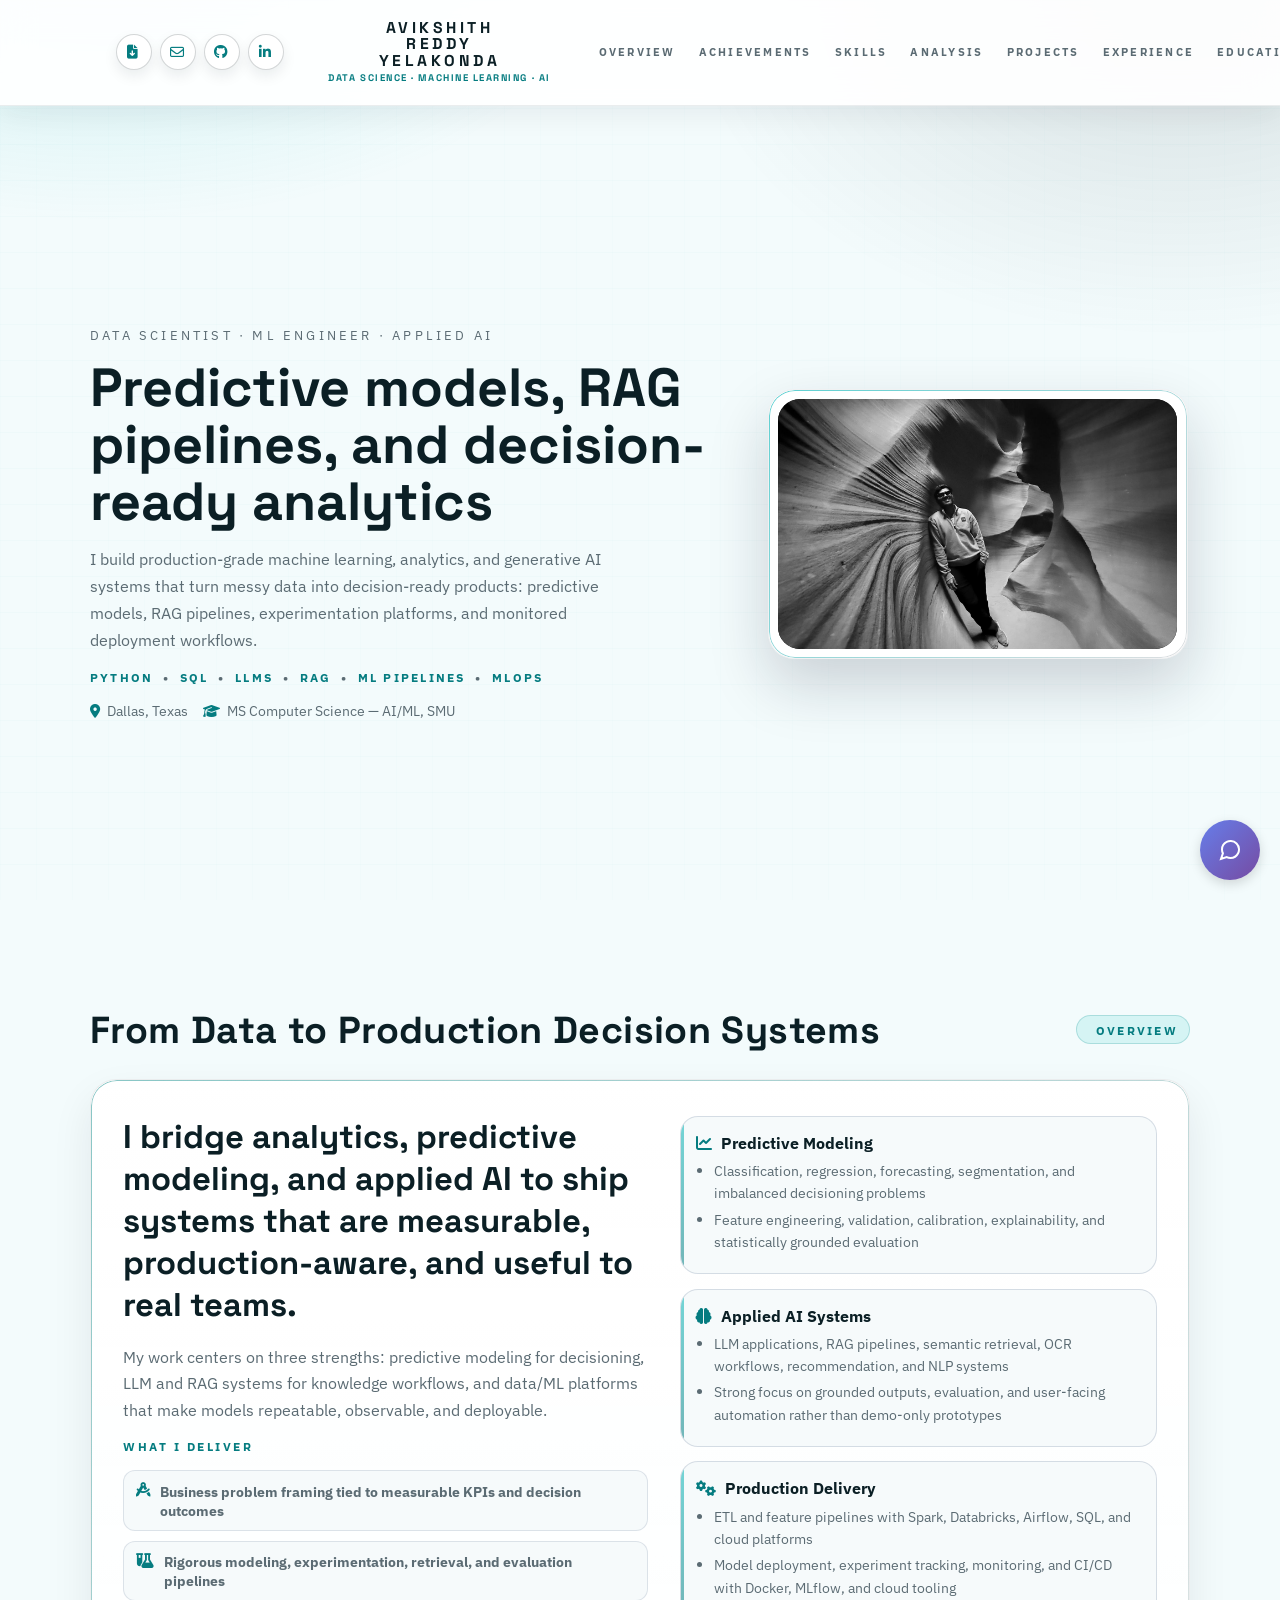
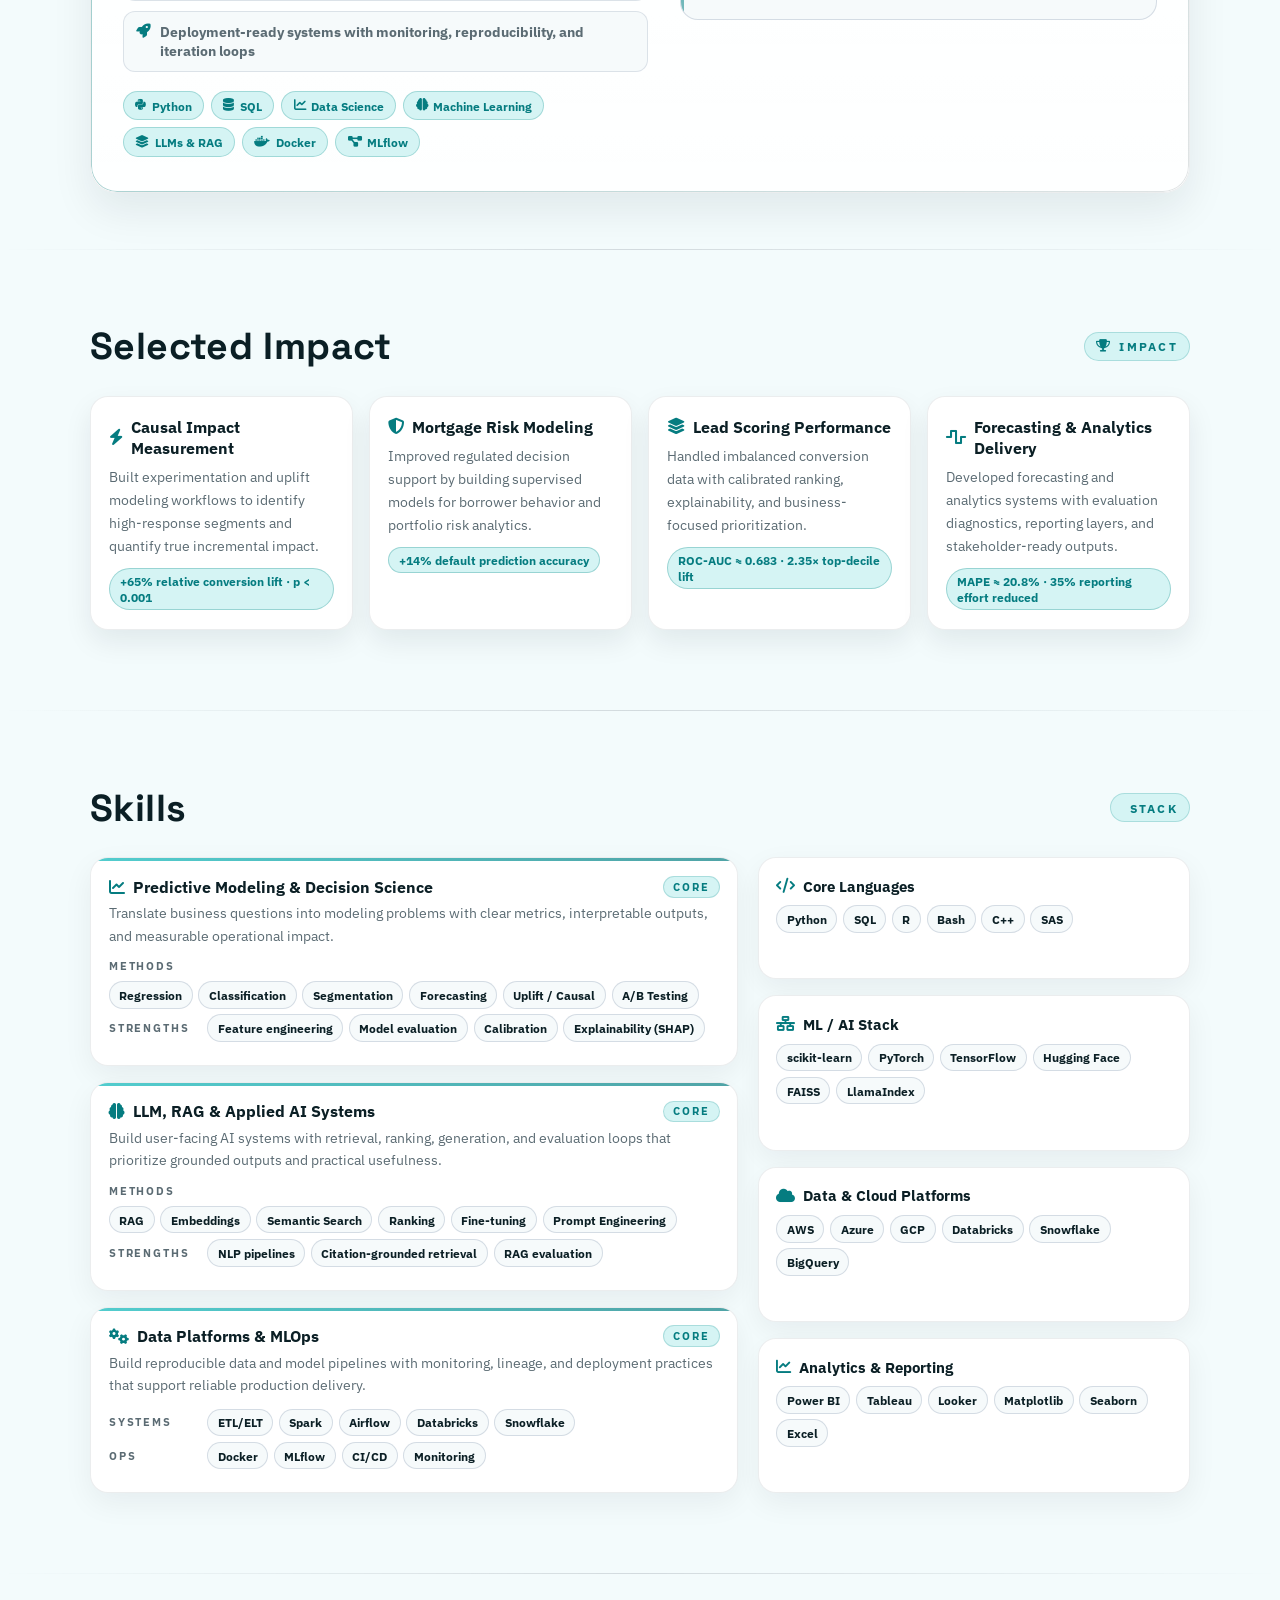
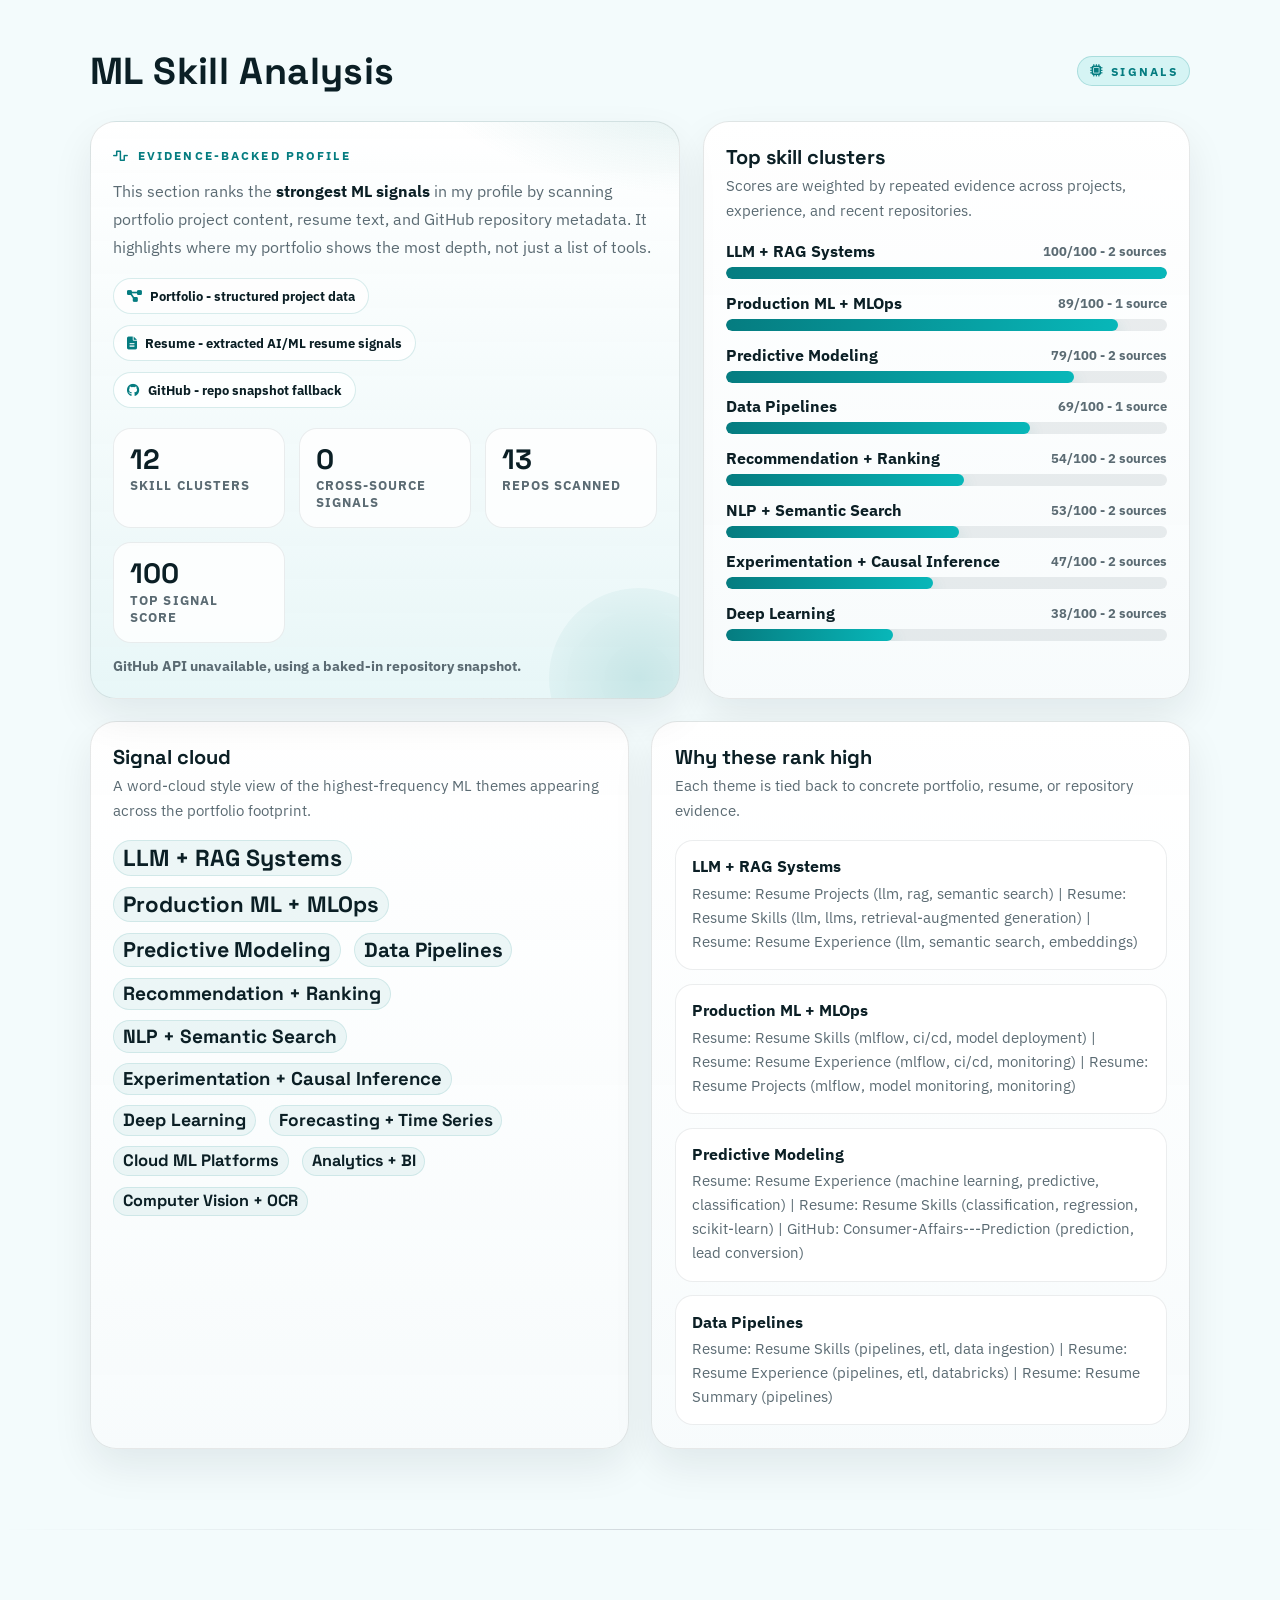
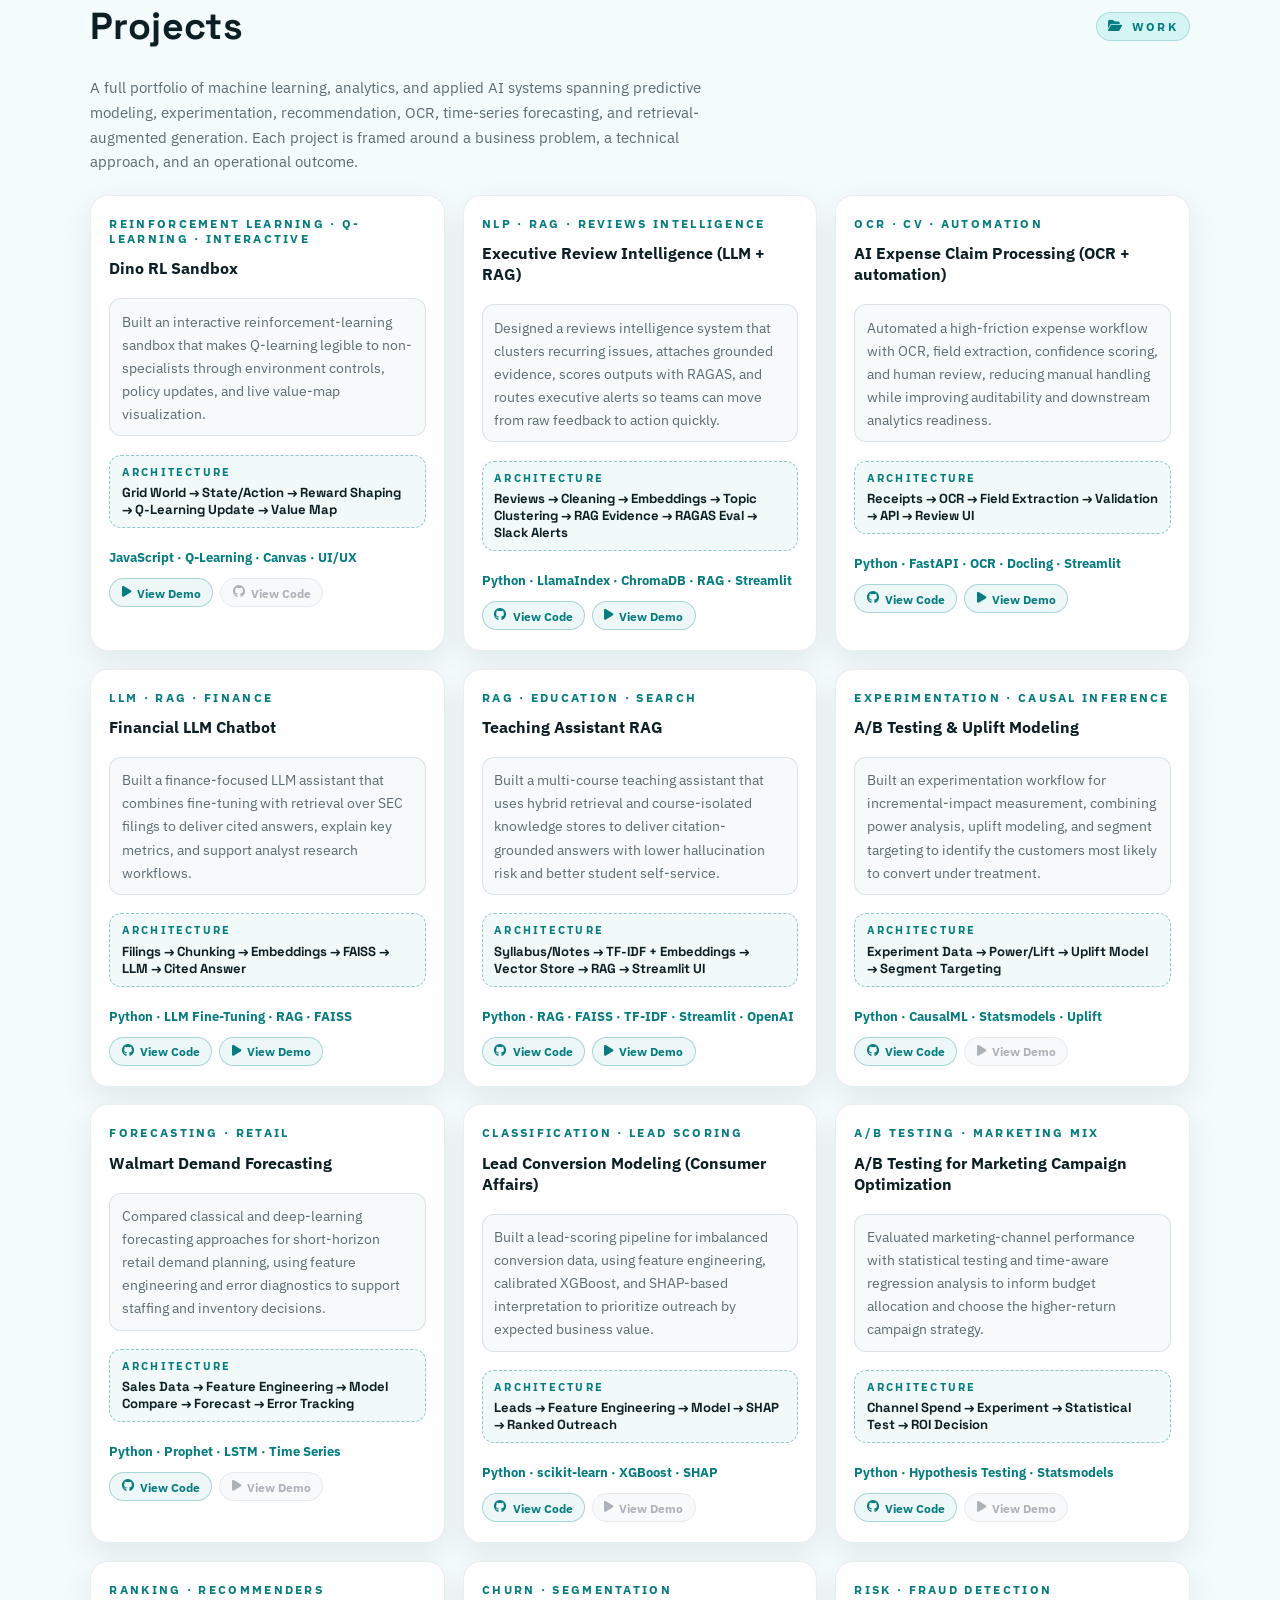
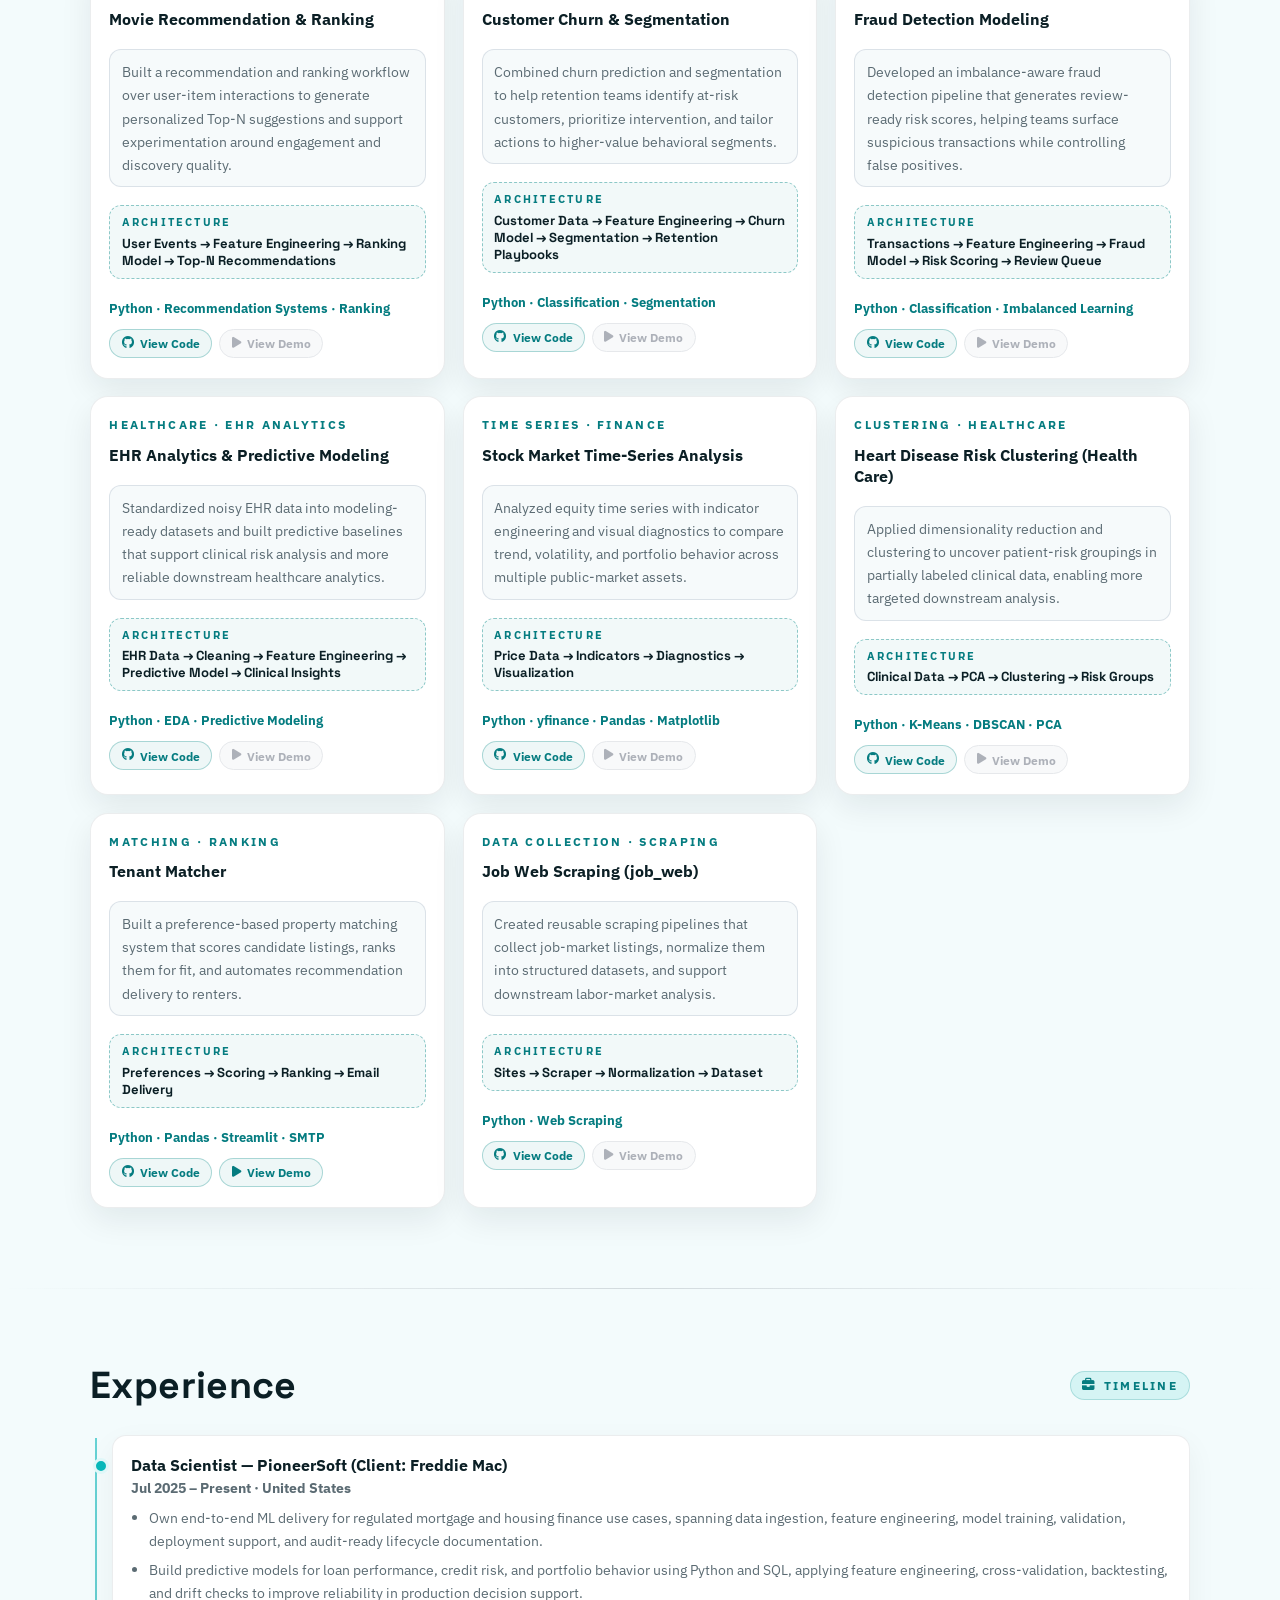
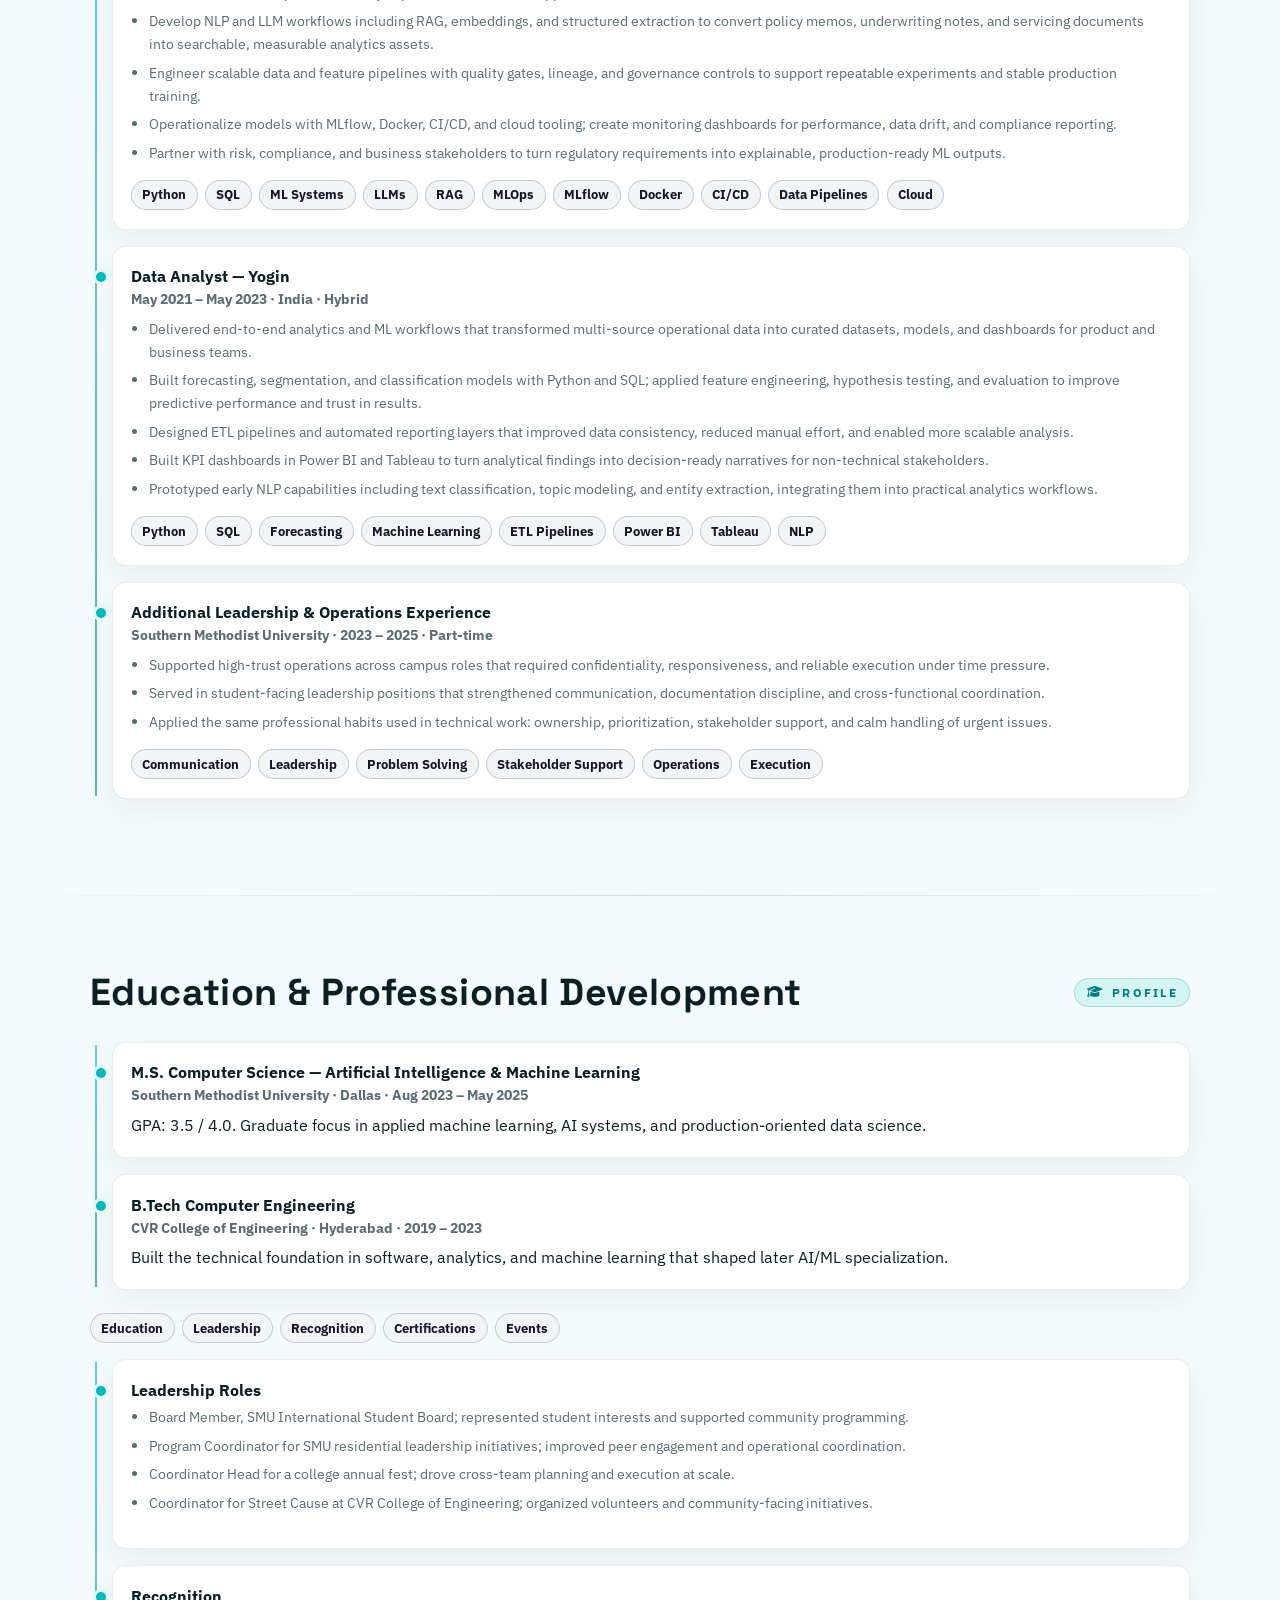
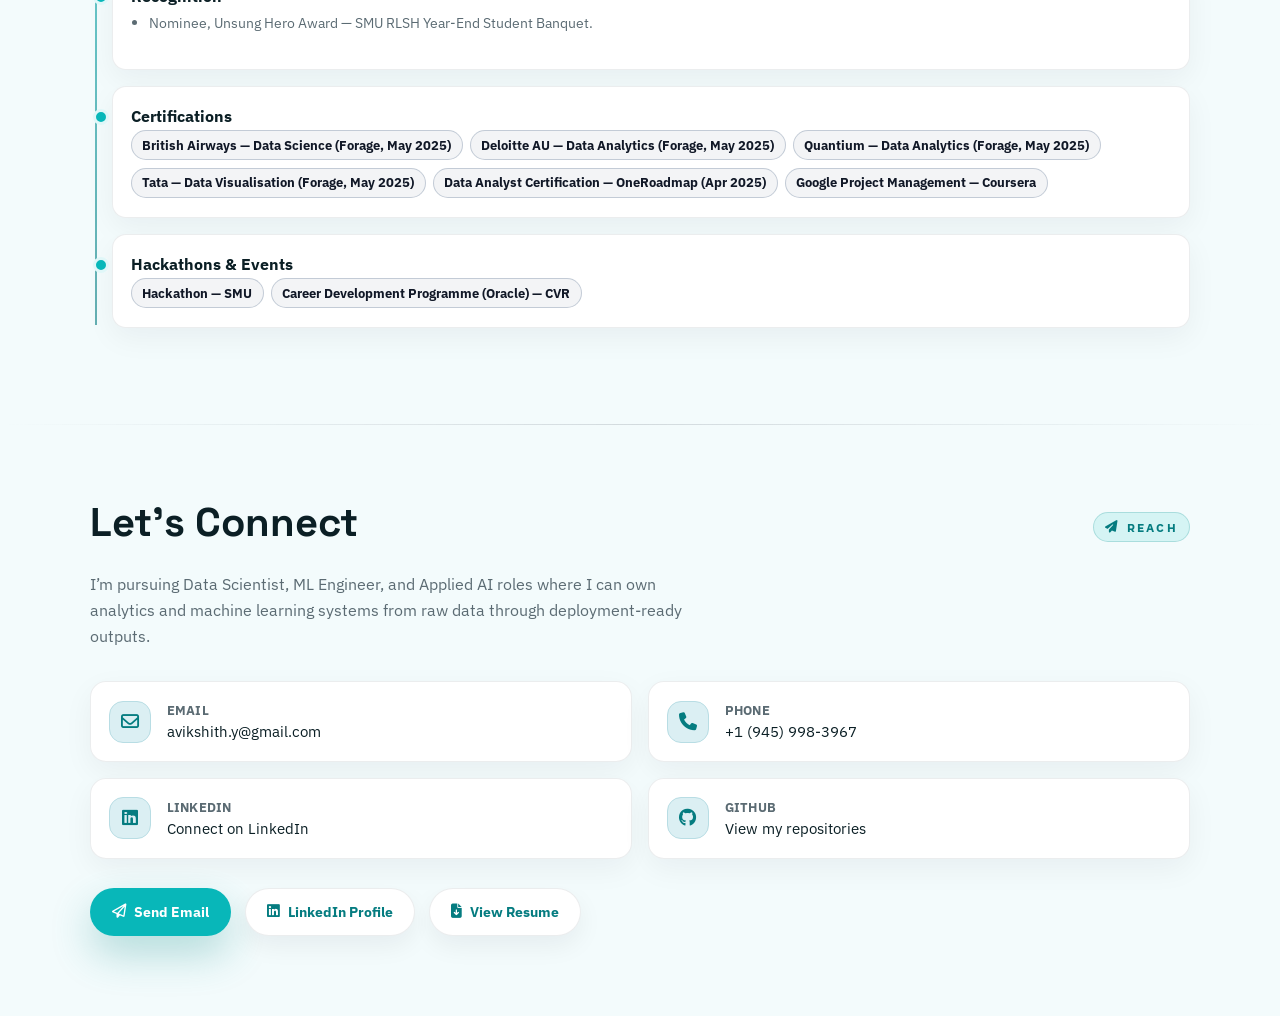
<file: index.html>
<!DOCTYPE html>
<html lang="en">
<head>
  <!-- ===== Basics ===== -->
  <meta charset="UTF-8" />
  <meta name="viewport" content="width=device-width, initial-scale=1" />
  <title>Avikshith Reddy Yelakonda — Data Science Portfolio</title>
  <meta name="description" content="Data Science portfolio of Avikshith Reddy Yelakonda: ML, analytics, automation workflows, and measurable impact." />
  <meta name="theme-color" content="#08b7b9" />

  <!-- Open Graph -->
  <meta property="og:title" content="Avikshith Yelakonda — Data Science Portfolio" />
  <meta property="og:description" content="ML, analytics, automation workflows, and impactful projects." />
  <meta property="og:type" content="website" />
  <meta name="google-site-verification" content="CA7gl3XRMIeCJW_gpbF-NnZ9LqTTnMg3sjzH-Wb-Pak" />
  <!-- Favicon -->
  <link rel="icon" href="data:image/svg+xml,%3Csvg xmlns='http://www.w3.org/2000/svg' viewBox='0 0 128 128'%3E%3Ccircle cx='64' cy='64' r='62' fill='%23182732'/%3E%3Cpath d='M36 75l20 9 35-35-9-20-46 46z' fill='%2308b7b9'/%3E%3Ccircle cx='86' cy='42' r='8' fill='%2394a3b8'/%3E%3C/svg%3E" />

  <!-- Fonts & Icons -->
  <link rel="preconnect" href="https://fonts.gstatic.com" crossorigin />
  <link href="https://fonts.googleapis.com/css2?family=IBM+Plex+Sans:wght@400;500;600;700&family=Space+Grotesk:wght@500;600;700;800&display=swap" rel="stylesheet" />
  <link rel="stylesheet" href="https://cdnjs.cloudflare.com/ajax/libs/font-awesome/6.5.0/css/all.min.css"/>

  <style>
    /* ========== THEME TOKENS (TIFFANY / WHITE / BLACK) ========== */
    :root{
      --bg:#f3fbfc;
      --bg-soft:#e7f6f7;
      --surface:#ffffff;
      --surface-soft:#f6fafb;
      --border:rgba(11,31,37,.08);
      --border-strong:rgba(11,31,37,.18);
      --text:#0b1f25;          /* ink */
      --muted:#5b6b73;
      --accent:#08b7b9;
      --accent-dark:#057c80;
      --accent-soft:#d5f4f4;
      --shadow-soft:0 18px 40px rgba(11,31,37,.08);
      --shadow-strong:0 28px 60px rgba(11,31,37,.12);
      --maxw:1100px;
      --brandbar-h: 64px;
    }

    *{box-sizing:border-box;margin:0;padding:0}
    html{scroll-behavior:smooth}
    body{
      font-family:"IBM Plex Sans",system-ui,-apple-system,Segoe UI,Roboto,Arial,sans-serif;
      color:var(--text);
      background:var(--bg);
      min-height:100vh;
      overflow-x:hidden;
      position:relative;
    }
    body::before{
      content:"";
      position:fixed;
      inset:0;
      background:
        radial-gradient(900px 520px at 8% -10%, rgba(8,183,185,.18), transparent 60%),
        radial-gradient(760px 520px at 92% 0%, rgba(11,31,37,.12), transparent 65%);
      z-index:-2;
      pointer-events:none;
    }
    body::after{
      content:"";
      position:fixed;
      inset:0;
      background-image:
        linear-gradient(rgba(8,183,185,.08) 1px, transparent 1px),
        linear-gradient(90deg, rgba(8,183,185,.06) 1px, transparent 1px);
      background-size:36px 36px;
      opacity:.25;
      z-index:-1;
      pointer-events:none;
    }
    a{text-decoration:none;color:inherit}

    .skip{position:absolute;left:-9999px;}
    .skip:focus{left:1rem;top:1rem;padding:.6rem .9rem;background:#fff;color:#000;border-radius:8px;z-index:10000}

    /* ========== BRAND BAR ========== */

  .brand-bar{
    position:sticky;
    top:0;
    z-index:1000;
    background:rgba(255,255,255,.92);
    backdrop-filter:blur(16px);
    border-bottom:1px solid var(--border);
    box-shadow:0 10px 26px rgba(11,31,37,.06);
  }

  /* ✅ Grid layout: left icons | centered name | right nav */
  .brand-inner{
    max-width:var(--maxw);
    margin:0 auto;
    display:grid;
    grid-template-columns: 1fr auto 1fr;  /* left | center | right */
    align-items:center;
    column-gap:2.8rem;
    padding:1.05rem 1.6rem;
    font-size:.8rem;
    letter-spacing:.12em;
    text-transform:uppercase;
    color:var(--muted);
  }

  /* ✅ Move left icons more left */
  .brand-left{
    justify-self:start;
    display:flex;
    align-items:center;
    gap:.5rem;
  }

  .brand-pill{
    width:36px;
    height:36px;
    border-radius:999px;
    border:1px solid var(--border-strong);
    background:var(--surface);
    display:grid;
    place-items:center;
    font-size:14px;
    box-shadow:0 6px 14px rgba(15,23,42,.08);
    transition:transform .16s ease, box-shadow .16s ease, border-color .16s ease, background .16s ease;
  }
  .brand-pill i{color:var(--accent-dark);}
  .brand-pill:hover{
    transform:translateY(-1px);
    background:var(--accent-soft);
    border-color:var(--accent);
    box-shadow:0 10px 24px rgba(7,131,136,.18);
  }

  /* ✅ More space for name + tagline */
  .brand-center{
    justify-self:center;
    text-align:center;
    display:flex;
    flex-direction:column;
    gap:.25rem;
    padding:.2rem 0;
  }
  .brand-name{
    font-family:"Space Grotesk",system-ui,sans-serif;
    font-weight:800;
    font-size:.98rem;
    letter-spacing:.22em;
    color:var(--text);
    line-height:1.05;
  }
  .brand-tagline{
    font-family:"Space Grotesk",system-ui,sans-serif;
    font-weight:700;
    font-size:.6rem;
    letter-spacing:.16em;
    color:var(--accent-dark);
    line-height:1.2;
    text-transform:uppercase;
    white-space:nowrap;
  }

  /* ✅ Move right nav more right */
  .brand-right{
    justify-self:end;
    display:flex;
    align-items:center;
  }

  .nav{
    display:flex;
    gap:1.05rem;
    align-items:center;
    font-size:.7rem;
    letter-spacing:.2em;
    color:var(--muted);
    white-space:nowrap;
  }
  .nav a{
    position:relative;
    padding:.4rem .2rem;
    font-weight:800;
  }
  .nav a::after{
    content:"";
    position:absolute;
    left:0; right:0;
    bottom:.1rem;
    height:2px;
    transform:scaleX(0);
    transform-origin:left;
    background:linear-gradient(90deg,var(--accent),var(--accent-dark));
    transition:transform .18s ease;
    opacity:.9;
  }
  .nav a:hover::after{transform:scaleX(1);}

  @media(max-width:980px){
    .nav{display:none}
  }

  @media(max-width:800px){
    .brand-inner{
      grid-template-columns: 1fr;
      row-gap:.85rem;
      justify-items:center;
      padding:.9rem 1rem;
    }
    .brand-left{justify-self:center}
    .brand-right{justify-self:center}
    .brand-tagline{
      white-space:normal;
      text-align:center;
    }
  }

    /* ========== SECTION SEPARATORS ========== */
    .container{max-width:var(--maxw);margin:0 auto}
    .section{
      padding:5rem 1rem;
      position:relative;
      background:transparent;
    }
    .section + .section::before{
      content:"";
      position:absolute;
      left:0; right:0;
      top:0;
      height:1px;
      background:linear-gradient(to right, transparent, rgba(15,23,42,.14), transparent);
    }
    .section + .section{padding-top:4.6rem;}

    .section-head{
      display:flex;
      align-items:center;
      justify-content:space-between;
      gap:1rem;
      margin-bottom:1.6rem;
    }
    .section-title{
      font-family:"Space Grotesk",system-ui,sans-serif;
      font-size:clamp(1.95rem,3.1vw,2.35rem);
      letter-spacing:.01em;
    }
    .section-kicker{
      display:inline-flex;
      align-items:center;
      gap:.45rem;
      font-weight:800;
      font-size:.78rem;
      letter-spacing:.18em;
      text-transform:uppercase;
      color:var(--accent-dark);
      background:var(--accent-soft);
      border:1px solid rgba(39,151,150,.25);
      padding:.35rem .7rem;
      border-radius:999px;
      white-space:nowrap;
    }
    @media(max-width:620px){
      .section-head{flex-direction:column;align-items:flex-start}
    }
    .section-note{
      color:var(--muted);
      max-width:75ch;
      line-height:1.6;
      margin:-.6rem 0 1.6rem 0;
      font-size:.92rem;
    }

    /* ========== HERO ========== */
    .hero{
      min-height: calc(100svh - clamp(64px, 7vh, 92px));
      padding: clamp(2.2rem, 5vh, 4.2rem) 1rem;
      background: transparent;
      display:flex;
      align-items:center;
    }
    .hero-grid{
      max-width:var(--maxw);
      margin:0 auto;
      width:100%;
      display:grid;
      grid-template-columns:1.35fr .9fr;
      gap: clamp(1.6rem, 3vw, 2.8rem);
      align-items:center;
    }
    .hero-kicker{
      font-size:.8rem;
      text-transform:uppercase;
      letter-spacing:.25em;
      color:var(--muted);
      margin-bottom:.9rem;
    }
    .hero-title{
      font-family:"Space Grotesk",system-ui,sans-serif;
      font-size: clamp(2.7rem, 4.2vw, 3.4rem);
      line-height:1.06;
      margin-bottom:1rem;
    }
    .hero-title .accent{color:var(--accent-dark);}
    .hero-rotate{
      display:inline-block;
      transition:opacity .3s ease, transform .3s ease;
    }
    .hero-rotate.fade-out{
      opacity:0;
      transform:translateY(6px);
    }
    .hero-body{
      color:var(--muted);
      line-height:1.7;
      max-width:52ch;
      margin-bottom:1.3rem;
    }
    .hero-stack{
      display:flex;
      flex-wrap:wrap;
      gap:.35rem .6rem;
      font-size:.78rem;
      font-weight:900;
      letter-spacing:.18em;
      text-transform:uppercase;
      color:var(--accent-dark);
      margin:-.4rem 0 1.1rem 0;
    }
    .hero-stack .dot{color:var(--muted);}
    .hero-meta{
      display:flex;
      flex-wrap:wrap;
      gap:.9rem;
      align-items:center;
      font-size:.85rem;
      color:var(--muted);
    }
    .hero-meta-item{
      display:inline-flex;
      align-items:center;
      gap:.45rem;
    }
    .hero-meta-item i{color:var(--accent-dark);}

    .hero-photo-card{
      max-width:420px;
      margin:0 auto;
      background:var(--surface);
      border-radius:26px;
      padding:.6rem;
      box-shadow:0 26px 60px rgba(15,23,42,.18);
      border:1px solid rgba(15,23,42,.06);
      position:relative;
      overflow:hidden;
    }
    .hero-photo-card::before{
      content:"";
      position:absolute;
      inset:0;
      border-radius:26px;
      padding:1px;
      background:linear-gradient(135deg,rgba(8,183,185,.65),rgba(15,23,42,.14));
      -webkit-mask:
        linear-gradient(#000 0 0) content-box,
        linear-gradient(#000 0 0);
      -webkit-mask-composite:xor;
              mask-composite:exclude;
      pointer-events:none;
    }
    .hero-photo-topbar{
      position:absolute;
      left:0; right:0;
      top:0;
      padding:.75rem .95rem;
      display:flex;
      justify-content:space-between;
      align-items:center;
      gap:.75rem;
      pointer-events:none;
    }
    .hero-photo-topbar .label{
      font-size:.72rem;
      letter-spacing:.18em;
      text-transform:uppercase;
      font-weight:800;
      color:rgba(15,23,42,.62);
      background:rgba(255,255,255,.78);
      border:1px solid rgba(15,23,42,.08);
      padding:.28rem .6rem;
      border-radius:999px;
      backdrop-filter: blur(10px);
    }
    /* ✅ You asked to remove the "TIFFANY · WHITE · BLACK" text on top of photo.
       So we will NOT render any right-side pill at all. */
    .hero-photo-inner{
      border-radius:22px;
      overflow:hidden;
      background:#000;
      aspect-ratio: 16 / 10;
    }
    .hero-photo-inner img{
      width:100%;
      height:100%;
      display:block;
      object-fit:cover;
      filter:grayscale(100%);
    }

    /* ✅ You asked to remove skills stack below the photo — no chips area here. */

    @media(max-width:900px){
      .hero{
        min-height: calc(100svh - 64px);
        align-items:flex-start;
      }
      .hero-grid{grid-template-columns:1fr;gap:2rem}
      .hero-photo-card{order:-1;max-width:520px}
    }

    /* ========== SUMMARY / SKILLS / PROJECTS / TIMELINE / CONTACT (unchanged) ========== */
    #summary.section{padding-top:4rem;padding-bottom:3.5rem}
    .summary-spotlight{
      background:linear-gradient(180deg, rgba(255,255,255,.95), rgba(255,255,255,.9));
      border-radius:26px;
      padding:2.2rem 2rem;
      border:1px solid var(--border);
      box-shadow:var(--shadow-soft);
      position:relative;
      overflow:hidden;
    }
    .summary-spotlight::after{
      content:"";
      position:absolute;
      inset:0;
      border-radius:26px;
      padding:1px;
      background:linear-gradient(135deg, rgba(39,151,150,.55), rgba(11,31,37,.12));
      -webkit-mask:linear-gradient(#000 0 0) content-box, linear-gradient(#000 0 0);
      -webkit-mask-composite:xor;
              mask-composite:exclude;
      pointer-events:none;
    }
    .summary-title{
      font-family:"Space Grotesk",system-ui,sans-serif;
      font-size:clamp(1.75rem,3vw,2.05rem);
      font-weight:700;
      margin-bottom:.15rem;
    }
    .summary-lead{
      max-width:70ch;
      margin:0;
      color:var(--muted);
      line-height:1.65;
    }
    .summary-layout{
      display:grid;
      grid-template-columns:minmax(0,1.1fr) minmax(0,1fr);
      gap:2rem;
      align-items:start;
    }
    .summary-left{
      display:flex;
      flex-direction:column;
      gap:1rem;
    }
    .summary-subhead{
      font-size:.72rem;
      letter-spacing:.22em;
      text-transform:uppercase;
      font-weight:900;
      color:var(--accent-dark);
    }
    .summary-highlights{
      list-style:none;
      display:grid;
      gap:.6rem;
      padding:0;
      margin:0;
    }
    .summary-highlights li{
      display:flex;
      align-items:flex-start;
      gap:.6rem;
      padding:.65rem .75rem;
      background:var(--surface-soft);
      border:1px solid rgba(148,163,184,.28);
      border-radius:12px;
      font-weight:700;
      color:var(--muted);
      font-size:.9rem;
    }
    .summary-highlights i{
      color:var(--accent-dark);
      margin-top:.1rem;
    }
    .summary-grid{
      display:grid;
      gap:1.3rem;
      grid-template-columns:repeat(3,minmax(0,1fr));
      margin-top:.5rem;
    }
    .summary-right .summary-grid{
      grid-template-columns:1fr;
      margin-top:0;
      gap:.9rem;
    }
    @media (max-width:920px){.summary-grid{grid-template-columns:1fr}}
    @media (max-width:980px){
      .summary-layout{grid-template-columns:1fr;}
      .summary-right .summary-grid{grid-template-columns:1fr;}
    }
    .summary-item{
      background:var(--surface-soft);
      border-radius:18px;
      padding:1rem .95rem;
      border:1px solid rgba(148,163,184,.35);
      position:relative;
      overflow:hidden;
    }
    .summary-item::before{
      content:"";
      position:absolute;
      left:0;
      top:0;
      bottom:0;
      width:3px;
      background:linear-gradient(var(--accent), var(--accent-dark));
      opacity:.55;
    }
    .summary-item h4{
      display:flex;
      align-items:center;
      gap:.55rem;
      font-size:1rem;
      margin-bottom:.45rem;
    }
    .summary-item h4 i{color:var(--accent-dark);}
    .summary-item ul{
      margin-left:1.1rem;
      line-height:1.55;
      color:var(--muted);
      font-size:.9rem;
    }
    .summary-item li{margin:.25rem 0}
    .mini-badges{
      display:flex;
      flex-wrap:wrap;
      gap:.45rem;
      margin-top:.2rem;
    }
    .chip{
      display:inline-flex;
      align-items:center;
      gap:.35rem;
      font-weight:800;
      font-size:.78rem;
      padding:.35rem .7rem;
      border-radius:999px;
      background:var(--accent-soft);
      border:1px solid rgba(39,151,150,.3);
      color:var(--accent-dark);
    }

    .skills-board{
      display:grid;
      grid-template-columns:minmax(0,1.2fr) minmax(0,.8fr);
      gap:1.2rem;
    }
    @media(max-width:980px){ .skills-board{grid-template-columns:1fr} }

    .skills-primary,
    .skills-secondary{
      display:grid;
      gap:1rem;
    }

    .skill-band,
    .skill-panel{
      background:var(--surface);
      border:1px solid var(--border);
      border-radius:18px;
      padding:1.1rem 1.1rem;
      box-shadow:0 10px 30px rgba(15,23,42,.06);
      position:relative;
      overflow:hidden;
    }
    .skill-band::before{
      content:"";
      position:absolute;
      left:0; right:0; top:0;
      height:3px;
      background:linear-gradient(90deg,var(--accent),var(--accent-dark));
      opacity:.7;
    }
    .skill-band-head{
      display:flex;
      align-items:center;
      justify-content:space-between;
      gap:.8rem;
      margin-bottom:.3rem;
    }
    .skill-band h3{
      margin:0;
      font-size:1rem;
      display:flex;
      align-items:center;
      gap:.55rem;
    }
    .skill-band h3 i{color:var(--accent-dark)}
    .skill-level{
      font-size:.7rem;
      letter-spacing:.18em;
      text-transform:uppercase;
      font-weight:900;
      color:var(--accent-dark);
      background:var(--accent-soft);
      border:1px solid rgba(39,151,150,.25);
      padding:.18rem .55rem;
      border-radius:999px;
      white-space:nowrap;
    }
    .skill-band-desc{
      color:var(--muted);
      line-height:1.55;
      font-size:.9rem;
      margin:.2rem 0 .75rem 0;
    }
    .skill-row{
      display:flex;
      flex-wrap:wrap;
      align-items:center;
      gap:.5rem .65rem;
      margin:.35rem 0;
    }
    .skill-row-label{
      font-size:.68rem;
      letter-spacing:.18em;
      text-transform:uppercase;
      font-weight:800;
      color:var(--muted);
      min-width:88px;
    }
    .skill-row-chips,
    .skill-cloud{
      display:flex;
      flex-wrap:wrap;
      gap:.35rem;
    }
    .pill-chip,
    .skill-dot{
      display:inline-flex;
      align-items:center;
      gap:.35rem;
      padding:.3rem .6rem;
      border-radius:999px;
      background:var(--surface-soft);
      border:1px solid rgba(148,163,184,.35);
      font-size:.78rem;
      font-weight:800;
      color:var(--text);
    }
    .skill-panel h4{
      margin:0 0 .6rem 0;
      font-size:.95rem;
      display:flex;
      align-items:center;
      gap:.5rem;
    }
    .skill-panel h4 i{color:var(--accent-dark)}

    .projects{
      display:grid;
      gap:1.1rem;
      grid-template-columns:repeat(auto-fit,minmax(320px,1fr));
    }
    .project{
      position:relative;
      overflow:hidden;
      background:var(--surface);
      border:1px solid var(--border);
      border-radius:18px;
      padding:1.25rem 1.15rem;
      box-shadow:0 12px 32px rgba(11,31,37,.08);
      transition:transform .16s ease, box-shadow .16s ease, border-color .16s ease;
      display:flex;
      flex-direction:column;
      gap:.4rem;
    }
    .project:hover{
      transform:translateY(-4px);
      border-color:var(--border-strong);
      box-shadow:0 18px 42px rgba(15,23,42,.12);
    }
    .project h3{margin-bottom:.5rem;font-size:1.02rem;}
    .project p{color:var(--muted);line-height:1.6;margin-bottom:.55rem;font-size:.9rem;}
    .stack{color:var(--accent-dark);font-weight:800;font-size:.83rem;}
    .project-kicker{
      font-size:.72rem;
      letter-spacing:.2em;
      text-transform:uppercase;
      font-weight:900;
      color:var(--accent-dark);
      margin-bottom:.3rem;
    }
    .project-structure{
      display:grid;
      gap:.55rem;
      margin:.35rem 0 .55rem 0;
    }
    .project-structure .label{
      font-size:.72rem;
      letter-spacing:.18em;
      text-transform:uppercase;
      font-weight:900;
      color:var(--accent-dark);
      margin-bottom:.15rem;
    }
    .project-structure .block{
      background:var(--surface-soft);
      border:1px solid rgba(148,163,184,.28);
      border-radius:12px;
      padding:.65rem .7rem;
    }
    .project-structure .block p{margin:0}
    .project-arch{
      border:1px dashed rgba(39,151,150,.5);
      background:rgba(39,151,150,.06);
      border-radius:12px;
      padding:.55rem .7rem;
      font-size:.82rem;
      font-weight:800;
      color:var(--accent-dark);
      display:flex;
      flex-direction:column;
      gap:.35rem;
      margin:.2rem 0 .55rem 0;
    }
    .project-arch .arch-label{
      font-size:.7rem;
      letter-spacing:.2em;
      text-transform:uppercase;
      color:var(--accent-dark);
    }
    .project-arch .arch-flow{
      font-family:"Space Grotesk",system-ui,sans-serif;
      color:var(--text);
      font-weight:700;
    }
    .project-footer{
      display:flex;
      align-items:center;
      justify-content:space-between;
      gap:.75rem;
      margin-top:.3rem;
      flex-wrap:wrap;
    }
    .project-links{
      display:flex;
      gap:.45rem;
      flex-wrap:wrap;
    }
    .project-link{
      display:inline-flex;
      align-items:center;
      gap:.4rem;
      padding:.35rem .7rem;
      border-radius:999px;
      border:1px solid rgba(39,151,150,.35);
      background:rgba(39,151,150,.08);
      color:var(--accent-dark);
      font-size:.78rem;
      font-weight:800;
      transition:transform .16s ease, border-color .16s ease, background .16s ease;
    }
    .project-link:hover{
      transform:translateY(-1px);
      background:rgba(39,151,150,.14);
      border-color:var(--accent);
    }
    .project-link.disabled{
      opacity:.55;
      pointer-events:none;
      background:#f2f4f6;
      color:#6b7280;
      border-color:#d1d5db;
    }

    /* ========== ACHIEVEMENTS ========== */
    .achievements{
      display:grid;
      gap:1rem;
      grid-template-columns:repeat(auto-fit,minmax(260px,1fr));
    }
    .achievement-card{
      background:var(--surface);
      border:1px solid var(--border);
      border-radius:18px;
      padding:1.2rem 1.15rem;
      box-shadow:0 12px 28px rgba(11,31,37,.08);
    }
    .achievement-card h3{
      margin-bottom:.45rem;
      font-size:1.02rem;
      display:flex;
      align-items:center;
      gap:.5rem;
    }
    .achievement-card h3 i{color:var(--accent-dark);}
    .achievement-card p{
      margin:0 0 .45rem 0;
      color:var(--muted);
      line-height:1.6;
      font-size:.9rem;
    }
    .achievement-metric{
      display:inline-flex;
      align-items:center;
      gap:.4rem;
      margin-top:.2rem;
      padding:.25rem .6rem;
      border-radius:999px;
      background:var(--accent-soft);
      border:1px solid rgba(39,151,150,.35);
      color:var(--accent-dark);
      font-weight:900;
      font-size:.78rem;
    }

    .timeline{position:relative;padding-left:1.4rem;}
    .timeline:before{
      content:"";
      position:absolute;
      left:.3rem;
      top:.2rem;
      bottom:.2rem;
      width:2px;
      background:linear-gradient(to bottom,var(--accent),var(--accent-dark));
      opacity:.6;
    }
    .titem{
      position:relative;
      margin:0 0 1rem 0;
      padding:1.15rem 1.1rem;
      background:var(--surface);
      border:1px solid var(--border);
      border-radius:14px;
      box-shadow:0 10px 30px rgba(15,23,42,.05);
    }
    .titem:before{
      content:"";
      position:absolute;
      left:-1.25rem;
      top:1.4rem;
      width:10px;height:10px;
      border-radius:50%;
      background:var(--accent);
      border:3px solid #e0f7f8;
    }
    .titem h3{margin-bottom:.25rem;font-size:1.02rem;}
    .titem .date{color:var(--muted);font-weight:800;margin-bottom:.55rem;font-size:.86rem;}
    .titem p{line-height:1.6}
    .pill{
      display:inline-block;
      margin-left:.4rem;
      padding:.12rem .5rem;
      font-size:.75rem;
      border-radius:999px;
      background:#e0f7f8;
      border:1px solid rgba(39,151,150,.5);
      color:var(--accent-dark);
      font-weight:900;
    }
    .xp-list{margin:.35rem 0 1rem 1.1rem;line-height:1.6;color:var(--muted);font-size:.9rem;}
    .xp-list li{margin-bottom:.34rem}
    .tagrow{display:flex;flex-wrap:wrap;gap:.45rem;}
    .tag{
      background:#f3f4f6;
      border:1px solid rgba(148,163,184,.5);
      color:#111827;
      padding:.36rem .65rem;
      border-radius:999px;
      font-size:.8rem;
      font-weight:800;
      transition:transform .12s ease, background .15s ease, border-color .15s ease;
    }
    .tag:hover{
      transform:translateY(-1px);
      background:#e0f7f8;
      border-color:var(--accent);
    }
    .skill-tags{display:flex;flex-wrap:wrap;gap:.45rem;margin-top:.2rem;}

    .contact-wrap{padding-top:5rem;padding-bottom:5rem}
    .contact-title{
      font-family:"Space Grotesk",system-ui,sans-serif;
      font-size:clamp(2rem,4vw,2.5rem);
      margin-bottom:.5rem;
    }
    .contact-subtitle{
      color:var(--muted);
      max-width:60ch;
      margin:0 0 2rem 0;
      line-height:1.6;
    }
    .contact-grid{
      display:grid;
      gap:1rem;
      grid-template-columns:repeat(2,minmax(260px,1fr));
      margin-bottom:1.8rem;
    }
    @media (max-width:820px){.contact-grid{grid-template-columns:1fr}}
    .contact-card{
      display:flex;
      align-items:center;
      gap:1rem;
      background:var(--surface);
      border:1px solid var(--border);
      border-radius:16px;
      padding:1.15rem 1.1rem;
      color:var(--text);
      box-shadow:0 10px 30px rgba(15,23,42,.05);
      transition:transform .16s ease, border-color .16s ease, box-shadow .16s ease;
    }
    .contact-card:hover{
      transform:translateY(-3px);
      border-color:var(--border-strong);
      box-shadow:0 16px 36px rgba(15,23,42,.1);
    }
    .contact-icon{
      width:42px;height:42px;
      border-radius:14px;
      display:grid;place-items:center;
      background:#dbeff3;
      border:1px solid #b8dde4;
      flex:0 0 auto;
    }
    .contact-icon i{font-size:18px;color:var(--accent-dark);}
    .contact-meta{display:flex;flex-direction:column;gap:.15rem;}
    .contact-label{
      font-weight:900;
      letter-spacing:.02em;
      font-size:.8rem;
      text-transform:uppercase;
      color:var(--muted);
    }
    .contact-value{color:var(--text);font-size:.95rem;}
    .contact-cta{display:flex;gap:.9rem;flex-wrap:wrap;}

    .btn{
      display:inline-flex;
      align-items:center;
      gap:.5rem;
      padding:.85rem 1.3rem;
      border-radius:999px;
      border:1px solid transparent;
      background:var(--accent);
      color:#ffffff;
      font-weight:900;
      font-size:.9rem;
      box-shadow:0 18px 40px rgba(39,151,150,.32);
      transition:transform .18s ease, box-shadow .18s ease, opacity .18s ease, background .18s ease;
    }
    .btn:hover{
      transform:translateY(-2px);
      background:var(--accent-dark);
      box-shadow:0 20px 44px rgba(7,131,136,.4);
    }
    .btn.secondary{
      background:#ffffff;
      color:var(--accent-dark);
      border:1px solid var(--border);
      box-shadow:0 10px 26px rgba(15,23,42,.06);
    }
    .btn.secondary:hover{
      background:#e5f7f8;
      border-color:var(--accent);
      box-shadow:0 16px 32px rgba(15,23,42,.12);
    }

    .to-top{
      position:fixed;
      right:1.2rem;
      bottom:1.2rem;
      z-index:999;
      display:none;
      place-items:center;
      width:44px;height:44px;
      border-radius:999px;
      border:1px solid var(--border);
      background:var(--surface);
      color:var(--accent-dark);
      box-shadow:0 14px 30px rgba(15,23,42,.18);
      transition:transform .18s ease, box-shadow .18s ease;
    }
    .to-top:hover{
      transform:translateY(-2px);
      box-shadow:0 18px 40px rgba(15,23,42,.24);
    }

    .fade-in{opacity:0; transform:translateY(24px); transition:all .6s ease}
    .fade-in.visible{opacity:1; transform:translateY(0)}

    /* ========== QUICK INFO MODAL (UPDATED) ========== */
    .qi-backdrop{
      position:fixed; inset:0;
      background:rgba(15,23,42,.35);
      backdrop-filter: blur(8px);
      display:none;
      z-index:10050;
    }
    .qi-backdrop.show{display:block;}
    .qi-modal{
      position:fixed;
      inset:auto 1rem 1rem auto;
      width:min(420px, calc(100vw - 2rem));
      background:var(--surface);
      border:1px solid rgba(255,255,255,.35);
      border-radius:18px;
      box-shadow:0 30px 80px rgba(0,0,0,.22);
      overflow:hidden;
      display:none;
      z-index:10060;
    }
    .qi-modal.show{display:block;}

    /* ✅ Tiffany + white top header (no extra subtitle text) */
    .qi-head{
      background:linear-gradient(135deg, var(--accent), var(--accent-dark));
      color:#fff;
      padding:1rem 1.1rem;
      display:flex;
      align-items:center;
      justify-content:space-between;
      gap:1rem;
    }
    .qi-title{
      font-family:"Space Grotesk",system-ui,sans-serif;
      font-weight:800;
      font-size:1.05rem;
      letter-spacing:.02em;
    }
    .qi-close{
      width:36px;height:36px;
      border-radius:999px;
      border:1px solid rgba(255,255,255,.35);
      background:rgba(255,255,255,.12);
      color:#fff;
      cursor:pointer;
      display:grid;
      place-items:center;
      transition:transform .16s ease, background .16s ease;
    }
    .qi-close:hover{transform:translateY(-1px); background:rgba(255,255,255,.18);}

    .qi-body{
      padding:1rem 1.1rem 1.1rem;
      background:linear-gradient(180deg, rgba(39,151,150,.08), rgba(255,255,255,0) 40%);
    }
    .qi-card{
      background:rgba(255,255,255,.9);
      border:1px solid rgba(39,151,150,.18);
      border-radius:16px;
      padding:1rem;
    }
    .qi-kicker{
      font-size:.78rem;
      font-weight:900;
      letter-spacing:.22em;
      text-transform:uppercase;
      color:var(--accent-dark);
      margin-bottom:.85rem;
    }
    .qi-actions{display:flex;flex-direction:column;gap:.75rem;}
    .qi-action{
      display:flex;
      align-items:center;
      justify-content:space-between;
      gap:1rem;
      padding:.85rem .9rem;
      border-radius:14px;
      background:#fff;
      border:1px solid rgba(15,23,42,.10);
      box-shadow:0 10px 26px rgba(15,23,42,.06);
      transition:transform .16s ease, box-shadow .16s ease, border-color .16s ease;
    }
    .qi-action:hover{
      transform:translateY(-2px);
      border-color:rgba(39,151,150,.35);
      box-shadow:0 16px 34px rgba(15,23,42,.10);
    }
    .qi-left{
      display:flex; align-items:center; gap:.85rem;
      min-width:0;
    }
    .qi-ico{
      width:44px;height:44px;
      border-radius:14px;
      background:rgba(39,151,150,.12);
      border:1px solid rgba(39,151,150,.22);
      display:grid; place-items:center;
      flex:0 0 auto;
    }
    .qi-ico i{color:var(--accent-dark); font-size:18px;}
    .qi-text{min-width:0}
    .qi-text .h{
      font-weight:900;
      font-size:1rem;
      color:var(--text);
      line-height:1.1;
    }
    .qi-text .p{
      margin-top:.15rem;
      color:var(--muted);
      font-weight:700;
      font-size:.9rem;
      white-space:nowrap;
      overflow:hidden;
      text-overflow:ellipsis;
      max-width:260px;
    }
    .qi-ext{
      color:rgba(15,23,42,.45);
      font-size:20px;
      flex:0 0 auto;
    }

    @media (max-width:520px){
      .qi-modal{inset:auto .75rem .75rem .75rem; width:auto;}
      .qi-text .p{max-width:180px;}
    }

    /* ========== ML ANALYSIS ========== */
    .analysis-shell{
      display:grid;
      gap:1.4rem;
    }
    .analysis-grid{
      display:grid;
      grid-template-columns:1.15fr .95fr;
      gap:1.4rem;
      align-items:stretch;
    }
    .analysis-card{
      background:linear-gradient(180deg, rgba(255,255,255,.98), rgba(247,251,252,.96));
      border:1px solid rgba(11,31,37,.10);
      border-radius:26px;
      box-shadow:var(--shadow-soft);
      padding:1.4rem;
    }
    .analysis-hero-card{
      position:relative;
      overflow:hidden;
      background:
        radial-gradient(520px 240px at 105% -10%, rgba(39,151,150,.18), transparent 55%),
        linear-gradient(180deg, rgba(255,255,255,.99), rgba(231,246,247,.92));
    }
    .analysis-hero-card::before{
      content:"";
      position:absolute;
      inset:auto -50px -70px auto;
      width:180px;
      height:180px;
      border-radius:50%;
      background:radial-gradient(circle, rgba(39,151,150,.18), rgba(39,151,150,0));
      pointer-events:none;
    }
    .analysis-kicker{
      display:inline-flex;
      align-items:center;
      gap:.45rem;
      font-size:.74rem;
      font-weight:900;
      letter-spacing:.18em;
      text-transform:uppercase;
      color:var(--accent-dark);
      margin-bottom:.85rem;
    }
    .analysis-lead{
      max-width:56ch;
      font-size:1rem;
      line-height:1.75;
      color:var(--muted);
    }
    .analysis-lead strong{
      color:var(--text);
      font-weight:800;
    }
    .analysis-source-list{
      display:flex;
      flex-wrap:wrap;
      gap:.65rem;
      margin-top:1.05rem;
    }
    .analysis-source-pill{
      display:inline-flex;
      align-items:center;
      gap:.5rem;
      padding:.55rem .8rem;
      border-radius:999px;
      border:1px solid rgba(39,151,150,.18);
      background:rgba(255,255,255,.82);
      color:var(--text);
      font-size:.82rem;
      font-weight:700;
    }
    .analysis-source-pill i{
      color:var(--accent-dark);
    }
    .analysis-stats{
      display:grid;
      grid-template-columns:repeat(3, minmax(0, 1fr));
      gap:.85rem;
      margin-top:1.2rem;
    }
    .analysis-stat{
      padding:1rem;
      border-radius:18px;
      background:rgba(255,255,255,.82);
      border:1px solid rgba(11,31,37,.08);
    }
    .analysis-stat-value{
      display:block;
      font-family:"Space Grotesk",system-ui,sans-serif;
      font-size:1.75rem;
      font-weight:800;
      color:var(--text);
      line-height:1;
      margin-bottom:.3rem;
    }
    .analysis-stat-label{
      display:block;
      font-size:.8rem;
      font-weight:800;
      letter-spacing:.08em;
      text-transform:uppercase;
      color:var(--muted);
    }
    .analysis-subtitle{
      font-family:"Space Grotesk",system-ui,sans-serif;
      font-size:1.25rem;
      font-weight:700;
      margin-bottom:.25rem;
    }
    .analysis-note{
      color:var(--muted);
      font-size:.94rem;
      line-height:1.65;
    }
    .analysis-bars{
      display:grid;
      gap:.85rem;
      margin-top:1.1rem;
    }
    .analysis-bar{
      display:grid;
      gap:.38rem;
    }
    .analysis-bar-head{
      display:flex;
      align-items:center;
      justify-content:space-between;
      gap:1rem;
      font-weight:800;
      color:var(--text);
    }
    .analysis-bar-meta{
      font-size:.84rem;
      color:var(--muted);
      font-weight:700;
      text-align:right;
    }
    .analysis-bar-track{
      position:relative;
      height:12px;
      border-radius:999px;
      background:rgba(11,31,37,.08);
      overflow:hidden;
    }
    .analysis-bar-fill{
      height:100%;
      border-radius:inherit;
      background:linear-gradient(90deg, var(--accent-dark), var(--accent));
      box-shadow:0 8px 16px rgba(39,151,150,.22);
    }
    .analysis-detail-grid{
      display:grid;
      grid-template-columns:1fr 1fr;
      gap:1.4rem;
    }
    .analysis-cloud{
      display:flex;
      flex-wrap:wrap;
      gap:.65rem .8rem;
      margin-top:1rem;
      align-items:center;
    }
    .analysis-cloud-item{
      --scale:1;
      font-family:"Space Grotesk",system-ui,sans-serif;
      font-size:calc(.9rem + var(--scale) * .55rem);
      line-height:1;
      font-weight:800;
      color:var(--text);
      padding:.35rem .55rem;
      border-radius:999px;
      background:rgba(39,151,150,.08);
      border:1px solid rgba(39,151,150,.14);
    }
    .analysis-evidence-list{
      display:grid;
      gap:.85rem;
      margin-top:1rem;
    }
    .analysis-evidence-item{
      padding:.95rem 1rem;
      border-radius:18px;
      border:1px solid rgba(11,31,37,.08);
      background:var(--surface);
    }
    .analysis-evidence-item strong{
      display:block;
      font-size:1rem;
      margin-bottom:.35rem;
    }
    .analysis-evidence-item p{
      color:var(--muted);
      line-height:1.6;
      font-size:.94rem;
    }
    .analysis-status{
      margin-top:.9rem;
      font-size:.85rem;
      font-weight:700;
      color:var(--muted);
    }
    .analysis-status.live{
      color:var(--accent-dark);
    }
    @media(max-width:980px){
      .analysis-grid,
      .analysis-detail-grid{
        grid-template-columns:1fr;
      }
    }
    @media(max-width:640px){
      .analysis-stats{
        grid-template-columns:1fr;
      }
      .analysis-card{
        padding:1.15rem;
        border-radius:22px;
      }
      .analysis-bar-head{
        align-items:flex-start;
        flex-direction:column;
      }
      .analysis-bar-meta{
        text-align:left;
      }
    }

    /* ========== CHATBOT WIDGET (kept) ========== */
    #portfolio-chatbot-container { z-index: 9999; }
    .chatbot-widget { position: fixed; bottom: 20px; right: 20px; font-family: inherit; z-index: 9999; }
    .chatbot-toggle {
      width: 56px;height: 56px;border-radius: 999px;border: none;
      background: var(--accent);color: white;cursor: pointer;
      box-shadow: 0 8px 24px rgba(39, 151, 150, 0.3);
      display: flex;align-items: center;justify-content: center;
      transition: all 0.3s ease;z-index: 10000;
    }
    .chatbot-toggle:hover { transform: scale(1.1); box-shadow: 0 12px 32px rgba(39, 151, 150, 0.4); }
    .chatbot-toggle:active { transform: scale(0.95); }
    .chatbot-window {
      position: fixed;bottom: 90px;right: 20px;
      width: 400px;max-width: calc(100vw - 40px);height: 500px;
      background: white;border-radius: 16px;box-shadow: 0 20px 60px rgba(0, 0, 0, 0.15);
      display: flex;flex-direction: column;transition: all 0.3s ease;z-index: 9999;
    }
    .chatbot-window.hidden { opacity: 0; pointer-events: none; transform: translateY(20px); }
    .chatbot-header { padding: 16px;border-bottom: 1px solid var(--border);display: flex;justify-content: space-between;align-items: center; }
    .chatbot-header h3 { margin: 0; font-size: 16px; font-weight: 700; }
    .chatbot-close { background: none;border: none;cursor: pointer;padding: 4px;display: flex;color: var(--muted);transition: color 0.2s; }
    .chatbot-close:hover { color: var(--text); }
    .chatbot-messages { flex: 1;overflow-y: auto;padding: 16px;display: flex;flex-direction: column;gap: 12px; }
    .chatbot-message { padding: 10px 14px;border-radius: 12px;max-width: 85%;word-wrap: break-word;font-size: 14px;line-height: 1.4;animation: slideIn 0.2s ease; }
    @keyframes slideIn { from { opacity: 0; transform: translateY(8px); } to { opacity: 1; transform: translateY(0); } }
    .chatbot-message.user { align-self: flex-end;background: var(--accent);color: white; }
    .chatbot-message.assistant { align-self: flex-start;background: var(--surface-soft);color: var(--text); }
    .chatbot-message.loading { font-style: italic; color: var(--muted); }
    .chatbot-input-area { padding: 12px;border-top: 1px solid var(--border);display: flex;gap: 8px; }
    .chatbot-input { flex: 1;border: 1px solid var(--border);border-radius: 8px;padding: 10px 12px;font-size: 14px;font-family: inherit;transition: border-color 0.2s; }
    .chatbot-input:focus { outline: none;border-color: var(--accent); }
    .chatbot-send { width: 36px;height: 36px;border: none;border-radius: 8px;background: var(--accent);color: white;cursor: pointer;display: flex;align-items: center;justify-content: center;transition: all 0.2s; }
    .chatbot-send:hover { background: var(--accent-dark); }
    .chatbot-send:active { transform: scale(0.95); }
    @media (max-width: 640px) {
      .chatbot-window { width: calc(100vw - 32px); }
      .chatbot-message { max-width: 90%; }
    }
  </style>
</head>

<body>
<a class="skip" href="#hero">Skip to content</a>

<!-- ================= BRAND BAR ================= -->
<header class="brand-bar">
  <div class="brand-inner">
    <div class="brand-left">
      <a class="brand-pill" href="https://avikshithreddy.github.io/Avik-PORTFOLIO/avikshithReddy_resume.pdf" target="_blank" rel="noopener noreferrer" title="Resume">
        <i class="fa-solid fa-file-arrow-down" aria-hidden="true"></i>
      </a>

      <a class="brand-pill"
         href="https://mail.google.com/mail/?view=cm&amp;fs=1&amp;to=avikshith.y@gmail.com"
         target="_blank"
         rel="noopener noreferrer"
         title="Email Avikshith">
        <i class="fa-regular fa-envelope" aria-hidden="true"></i>
      </a>

      <a class="brand-pill" href="https://github.com/AvikshithReddy" target="_blank" rel="noopener noreferrer" title="GitHub">
        <i class="fa-brands fa-github" aria-hidden="true"></i>
      </a>

      <a class="brand-pill" href="https://www.linkedin.com/in/avikshith-reddy-y-1a4272234/" target="_blank" rel="noopener noreferrer" title="LinkedIn">
        <i class="fa-brands fa-linkedin-in" aria-hidden="true"></i>
      </a>
    </div>

    <div class="brand-center">
      <span class="brand-name">AVIKSHITH<br>REDDY<br>YELAKONDA</span>
      <span class="brand-tagline">DATA SCIENCE · MACHINE LEARNING · AI</span>
    </div>

    <div class="brand-right">
      <nav class="nav" aria-label="Primary">
        <a href="#summary">OVERVIEW</a>
        <a href="#achievements">ACHIEVEMENTS</a>
        <a href="#skills">SKILLS</a>
        <a href="#analysis">ANALYSIS</a>
        <a href="#projects">PROJECTS</a>
        <a href="#experience">EXPERIENCE</a>
        <a href="#education">EDUCATION</a>
        <a href="#contact">CONTACT</a>
      </nav>
     
    </div>
  </div>
</header>

<!-- ================= HERO ================= -->
<section id="hero" class="hero">
  <div class="hero-grid fade-in">
    <div>
      <div class="hero-kicker">DATA SCIENTIST · ML ENGINEER · APPLIED AI</div>

      <h1 class="hero-title">
        <span class="hero-rotate" id="heroRotate">PRODUCTION ML · ANALYTICS · GENAI SYSTEMS</span>
      </h1>

      <p class="hero-body">
        I build production-grade machine learning, analytics, and generative AI systems that turn messy data into decision-ready products: predictive models, RAG pipelines, experimentation platforms, and monitored deployment workflows.
      </p>

      <div class="hero-stack" aria-label="Core stack">
        <span>Python</span><span class="dot">•</span>
        <span>SQL</span><span class="dot">•</span>
        <span>LLMs</span><span class="dot">•</span>
        <span>RAG</span><span class="dot">•</span>
        <span>ML Pipelines</span><span class="dot">•</span>
        <span>MLOps</span>
      </div>

      <div class="hero-meta">
        <span class="hero-meta-item">
          <i class="fa-solid fa-location-dot"></i> Dallas, Texas
        </span>
        <span class="hero-meta-item">
          <i class="fa-solid fa-graduation-cap"></i> MS Computer Science — AI/ML, SMU
        </span>
      </div>
    </div>

    <div class="hero-photo-card">
      <!-- ✅ No "TIFFANY · WHITE · BLACK" pill rendered -->
      <div class="hero-photo-topbar" aria-hidden="true">
        <span class="label">Profile</span>
      </div>

      <div class="hero-photo-inner">
        <img src="avatar.jpg" alt="Portrait of Avikshith Yelakonda" />
      </div>

      <!-- ✅ Removed skills stack below the photo entirely -->
    </div>
  </div>
</section>

<!-- ================= SUMMARY ================= -->
<section id="summary" class="section fade-in">
  <div class="container">
    <div class="section-head">
      <h2 class="section-title">From Data to Production Decision Systems</h2>
      <span class="section-kicker">
        <i class="fa-solid fa-sparkles"></i> overview
      </span>
    </div>

    <div class="summary-spotlight" aria-labelledby="summary-title">
      <div class="summary-layout">
        <div class="summary-left">
          <h3 id="summary-title" class="summary-title">
            I bridge analytics, predictive modeling, and applied AI to ship systems that are measurable, production-aware, and useful to real teams.
          </h3>

          <p class="summary-lead">
            My work centers on three strengths: predictive modeling for decisioning, LLM and RAG systems for knowledge workflows, and data/ML platforms that make models repeatable, observable, and deployable.
          </p>

          <div class="summary-subhead">What I Deliver</div>
          <ul class="summary-highlights">
            <li><i class="fa-solid fa-compass-drafting" aria-hidden="true"></i><span>Business problem framing tied to measurable KPIs and decision outcomes</span></li>
            <li><i class="fa-solid fa-flask-vial" aria-hidden="true"></i><span>Rigorous modeling, experimentation, retrieval, and evaluation pipelines</span></li>
            <li><i class="fa-solid fa-rocket" aria-hidden="true"></i><span>Deployment-ready systems with monitoring, reproducibility, and iteration loops</span></li>
          </ul>

          <div class="mini-badges" aria-label="Core stack">
            <span class="chip"><i class="fa-brands fa-python"></i> Python</span>
            <span class="chip"><i class="fa-solid fa-database"></i> SQL</span>
            <span class="chip"><i class="fa-solid fa-chart-line"></i> Data Science</span>
            <span class="chip"><i class="fa-solid fa-brain"></i> Machine Learning</span>
            <span class="chip"><i class="fa-solid fa-layer-group"></i> LLMs &amp; RAG</span>
            <span class="chip"><i class="fa-brands fa-docker"></i> Docker</span>
            <span class="chip"><i class="fa-solid fa-diagram-project"></i> MLflow</span>
          </div>
        </div>

        <div class="summary-right">
          <div class="summary-grid" role="list">
            <!-- Data Scientist -->
            <div class="summary-item" role="listitem">
              <h4>
                <i class="fa-solid fa-chart-line" aria-hidden="true"></i>
                Predictive Modeling
              </h4>
              <ul>
                <li>Classification, regression, forecasting, segmentation, and imbalanced decisioning problems</li>
                <li>Feature engineering, validation, calibration, explainability, and statistically grounded evaluation</li>
              </ul>
            </div>

            <div class="summary-item" role="listitem">
              <h4>
                <i class="fa-solid fa-brain" aria-hidden="true"></i>
                Applied AI Systems
              </h4>
              <ul>
                <li>LLM applications, RAG pipelines, semantic retrieval, OCR workflows, recommendation, and NLP systems</li>
                <li>Strong focus on grounded outputs, evaluation, and user-facing automation rather than demo-only prototypes</li>
              </ul>
            </div>

            <div class="summary-item" role="listitem">
              <h4>
                <i class="fa-solid fa-gears" aria-hidden="true"></i>
                Production Delivery
              </h4>
              <ul>
                <li>ETL and feature pipelines with Spark, Databricks, Airflow, SQL, and cloud platforms</li>
                <li>Model deployment, experiment tracking, monitoring, and CI/CD with Docker, MLflow, and cloud tooling</li>
              </ul>
            </div>
          </div>
        </div>
      </div>
    </div>
  </div>
</section>

<!-- ================= ACHIEVEMENTS ================= -->
<section id="achievements" class="section">
  <div class="container fade-in">
    <div class="section-head">
      <h2 class="section-title">Selected Impact</h2>
      <span class="section-kicker">
        <i class="fa-solid fa-trophy"></i> impact
      </span>
    </div>

    <div class="achievements">
      <article class="achievement-card">
        <h3><i class="fa-solid fa-bolt" aria-hidden="true"></i> Causal Impact Measurement</h3>
        <p>Built experimentation and uplift modeling workflows to identify high-response segments and quantify true incremental impact.</p>
        <span class="achievement-metric">+65% relative conversion lift · p &lt; 0.001</span>
      </article>

      <article class="achievement-card">
        <h3><i class="fa-solid fa-shield-halved" aria-hidden="true"></i> Mortgage Risk Modeling</h3>
        <p>Improved regulated decision support by building supervised models for borrower behavior and portfolio risk analytics.</p>
        <span class="achievement-metric">+14% default prediction accuracy</span>
      </article>

      <article class="achievement-card">
        <h3><i class="fa-solid fa-layer-group" aria-hidden="true"></i> Lead Scoring Performance</h3>
        <p>Handled imbalanced conversion data with calibrated ranking, explainability, and business-focused prioritization.</p>
        <span class="achievement-metric">ROC‑AUC ≈ 0.683 · 2.35× top-decile lift</span>
      </article>

      <article class="achievement-card">
        <h3><i class="fa-solid fa-wave-square" aria-hidden="true"></i> Forecasting &amp; Analytics Delivery</h3>
        <p>Developed forecasting and analytics systems with evaluation diagnostics, reporting layers, and stakeholder-ready outputs.</p>
        <span class="achievement-metric">MAPE ≈ 20.8% · 35% reporting effort reduced</span>
      </article>
    </div>
  </div>
</section>

<!-- ================= SKILLS ================= -->
<section id="skills" class="section">
  <div class="container fade-in">
    <div class="section-head">
      <h2 class="section-title">Skills</h2>
      <span class="section-kicker">
        <i class="fa-solid fa-grid-2"></i> stack
      </span>
    </div>

    <div class="skills-board">
      <div class="skills-primary">
        <div class="skill-band">
          <div class="skill-band-head">
            <h3><i class="fa-solid fa-chart-line"></i> Predictive Modeling &amp; Decision Science</h3>
            <span class="skill-level">Core</span>
          </div>
          <p class="skill-band-desc">
            Translate business questions into modeling problems with clear metrics, interpretable outputs, and measurable operational impact.
          </p>
          <div class="skill-row">
            <span class="skill-row-label">Methods</span>
            <div class="skill-row-chips">
              <span class="pill-chip">Regression</span>
              <span class="pill-chip">Classification</span>
              <span class="pill-chip">Segmentation</span>
              <span class="pill-chip">Forecasting</span>
              <span class="pill-chip">Uplift / Causal</span>
              <span class="pill-chip">A/B Testing</span>
            </div>
          </div>
          <div class="skill-row">
            <span class="skill-row-label">Strengths</span>
            <div class="skill-row-chips">
              <span class="pill-chip">Feature engineering</span>
              <span class="pill-chip">Model evaluation</span>
              <span class="pill-chip">Calibration</span>
              <span class="pill-chip">Explainability (SHAP)</span>
            </div>
          </div>
        </div>

        <div class="skill-band">
          <div class="skill-band-head">
            <h3><i class="fa-solid fa-brain"></i> LLM, RAG &amp; Applied AI Systems</h3>
            <span class="skill-level">Core</span>
          </div>
          <p class="skill-band-desc">
            Build user-facing AI systems with retrieval, ranking, generation, and evaluation loops that prioritize grounded outputs and practical usefulness.
          </p>
          <div class="skill-row">
            <span class="skill-row-label">Methods</span>
            <div class="skill-row-chips">
              <span class="pill-chip">RAG</span>
              <span class="pill-chip">Embeddings</span>
              <span class="pill-chip">Semantic Search</span>
              <span class="pill-chip">Ranking</span>
              <span class="pill-chip">Fine-tuning</span>
              <span class="pill-chip">Prompt Engineering</span>
            </div>
          </div>
          <div class="skill-row">
            <span class="skill-row-label">Strengths</span>
            <div class="skill-row-chips">
              <span class="pill-chip">NLP pipelines</span>
              <span class="pill-chip">Citation-grounded retrieval</span>
              <span class="pill-chip">RAG evaluation</span>
            </div>
          </div>
        </div>

        <div class="skill-band">
          <div class="skill-band-head">
            <h3><i class="fa-solid fa-gears"></i> Data Platforms &amp; MLOps</h3>
            <span class="skill-level">Core</span>
          </div>
          <p class="skill-band-desc">
            Build reproducible data and model pipelines with monitoring, lineage, and deployment practices that support reliable production delivery.
          </p>
          <div class="skill-row">
            <span class="skill-row-label">Systems</span>
            <div class="skill-row-chips">
              <span class="pill-chip">ETL/ELT</span>
              <span class="pill-chip">Spark</span>
              <span class="pill-chip">Airflow</span>
              <span class="pill-chip">Databricks</span>
              <span class="pill-chip">Snowflake</span>
            </div>
          </div>
          <div class="skill-row">
            <span class="skill-row-label">Ops</span>
            <div class="skill-row-chips">
              <span class="pill-chip">Docker</span>
              <span class="pill-chip">MLflow</span>
              <span class="pill-chip">CI/CD</span>
              <span class="pill-chip">Monitoring</span>
            </div>
          </div>
        </div>
      </div>

      <div class="skills-secondary">
        <div class="skill-panel">
          <h4><i class="fa-solid fa-code"></i> Core Languages</h4>
          <div class="skill-cloud">
            <span class="skill-dot">Python</span>
            <span class="skill-dot">SQL</span>
            <span class="skill-dot">R</span>
            <span class="skill-dot">Bash</span>
            <span class="skill-dot">C++</span>
            <span class="skill-dot">SAS</span>
          </div>
        </div>

        <div class="skill-panel">
          <h4><i class="fa-solid fa-network-wired"></i> ML / AI Stack</h4>
          <div class="skill-cloud">
            <span class="skill-dot">scikit-learn</span>
            <span class="skill-dot">PyTorch</span>
            <span class="skill-dot">TensorFlow</span>
            <span class="skill-dot">Hugging Face</span>
            <span class="skill-dot">FAISS</span>
            <span class="skill-dot">LlamaIndex</span>
          </div>
        </div>

        <div class="skill-panel">
          <h4><i class="fa-solid fa-cloud"></i> Data &amp; Cloud Platforms</h4>
          <div class="skill-cloud">
            <span class="skill-dot">AWS</span>
            <span class="skill-dot">Azure</span>
            <span class="skill-dot">GCP</span>
            <span class="skill-dot">Databricks</span>
            <span class="skill-dot">Snowflake</span>
            <span class="skill-dot">BigQuery</span>
          </div>
        </div>

        <div class="skill-panel">
          <h4><i class="fa-solid fa-chart-line"></i> Analytics &amp; Reporting</h4>
          <div class="skill-cloud">
            <span class="skill-dot">Power BI</span>
            <span class="skill-dot">Tableau</span>
            <span class="skill-dot">Looker</span>
            <span class="skill-dot">Matplotlib</span>
            <span class="skill-dot">Seaborn</span>
            <span class="skill-dot">Excel</span>
          </div>
        </div>
      </div>
    </div>
  </div>
</section>

<!-- ================= ML ANALYSIS ================= -->
<section id="analysis" class="section">
  <div class="container fade-in">
    <div class="section-head">
      <h2 class="section-title">ML Skill Analysis</h2>
      <span class="section-kicker">
        <i class="fa-solid fa-microchip"></i> signals
      </span>
    </div>

    <div class="analysis-shell">
      <div class="analysis-grid">
        <article class="analysis-card analysis-hero-card">
          <div class="analysis-kicker">
            <i class="fa-solid fa-wave-square"></i> evidence-backed profile
          </div>
          <p class="analysis-lead">
            This section ranks the <strong>strongest ML signals</strong> in my profile by scanning portfolio project content,
            resume text, and GitHub repository metadata. It highlights where my portfolio shows the most depth, not just a list of tools.
          </p>
          <div class="analysis-source-list" id="analysisSources"></div>
          <div class="analysis-stats" id="analysisStats"></div>
          <div class="analysis-status" id="analysisStatus">Building skill map from portfolio, resume, and GitHub signals...</div>
        </article>

        <article class="analysis-card">
          <h3 class="analysis-subtitle">Top skill clusters</h3>
          <p class="analysis-note">
            Scores are weighted by repeated evidence across projects, experience, and recent repositories.
          </p>
          <div class="analysis-bars" id="analysisBars"></div>
        </article>
      </div>

      <div class="analysis-detail-grid">
        <article class="analysis-card">
          <h3 class="analysis-subtitle">Signal cloud</h3>
          <p class="analysis-note">
            A word-cloud style view of the highest-frequency ML themes appearing across the portfolio footprint.
          </p>
          <div class="analysis-cloud" id="analysisCloud"></div>
        </article>

        <article class="analysis-card">
          <h3 class="analysis-subtitle">Why these rank high</h3>
          <p class="analysis-note">
            Each theme is tied back to concrete portfolio, resume, or repository evidence.
          </p>
          <div class="analysis-evidence-list" id="analysisEvidence"></div>
        </article>
      </div>
    </div>
  </div>
</section>

<!-- ================= PROJECTS ================= -->
<section id="projects" class="section">
  <div class="container fade-in">
    <div class="section-head">
      <h2 class="section-title">Projects</h2>
      <span class="section-kicker"><i class="fa-solid fa-folder-open"></i> work</span>
    </div>

    <p class="analysis-note" style="margin-bottom:1.25rem; max-width:68ch;">
      A full portfolio of machine learning, analytics, and applied AI systems spanning predictive modeling, experimentation,
      recommendation, OCR, time-series forecasting, and retrieval-augmented generation. Each project is framed around a business
      problem, a technical approach, and an operational outcome.
    </p>

    <div class="projects">
      <article class="project">
        <div class="project-kicker">Reinforcement Learning · Q-Learning · Interactive</div>
        <h3>Dino RL Sandbox</h3>
        <div class="project-structure">
          <div class="block">
            <p>Built an interactive reinforcement-learning sandbox that makes Q-learning legible to non-specialists through environment controls, policy updates, and live value-map visualization.</p>
          </div>
        </div>
        <div class="project-arch">
          <span class="arch-label">Architecture</span>
          <div class="arch-flow">Grid World → State/Action → Reward Shaping → Q-Learning Update → Value Map</div>
        </div>
        <div class="project-footer">
          <div class="stack">JavaScript · Q-Learning · Canvas · UI/UX</div>
          <div class="project-links">
            <a class="project-link" href="rl-dino-demo/index.html" target="_blank" rel="noopener noreferrer" aria-label="Open Dino RL Sandbox demo">
              <i class="fa-solid fa-play" aria-hidden="true"></i> View Demo
            </a>
            <a class="project-link disabled" href="#" aria-disabled="true">
              <i class="fa-brands fa-github" aria-hidden="true"></i> View Code
            </a>
          </div>
        </div>
      </article>

      <article class="project" data-gh-repo="AvikshithReddy/Amazon_Executive-review-intelligence">
        <div class="project-kicker">NLP · RAG · Reviews Intelligence</div>
        <h3>Executive Review Intelligence (LLM + RAG)</h3>
        <div class="project-structure">
          <div class="block">
            <p>Designed a reviews intelligence system that clusters recurring issues, attaches grounded evidence, scores outputs with RAGAS, and routes executive alerts so teams can move from raw feedback to action quickly.</p>
          </div>
        </div>
        <div class="project-arch">
          <span class="arch-label">Architecture</span>
          <div class="arch-flow">Reviews → Cleaning → Embeddings → Topic Clustering → RAG Evidence → RAGAS Eval → Slack Alerts</div>
        </div>
        <div class="project-footer">
          <div class="stack">Python · LlamaIndex · ChromaDB · RAG · Streamlit</div>
          <div class="project-links">
            <a class="project-link" href="https://github.com/AvikshithReddy/Amazon_Executive-review-intelligence" target="_blank" rel="noopener noreferrer" aria-label="Open Executive Review Intelligence GitHub repository">
              <i class="fa-brands fa-github" aria-hidden="true"></i> View Code
            </a>
            <a class="project-link" href="https://github.com/AvikshithReddy/Amazon_Executive-review-intelligence" target="_blank" rel="noopener noreferrer" aria-label="Open Executive Review Intelligence demo in README">
              <i class="fa-solid fa-play" aria-hidden="true"></i> View Demo
            </a>
          </div>
        </div>
      </article>

      <article class="project" data-gh-repo="AvikshithReddy/AI_expense_Claim">
        <div class="project-kicker">OCR · CV · Automation</div>
        <h3>AI Expense Claim Processing (OCR + automation)</h3>
        <div class="project-structure">
          <div class="block">
            <p>Automated a high-friction expense workflow with OCR, field extraction, confidence scoring, and human review, reducing manual handling while improving auditability and downstream analytics readiness.</p>
          </div>
        </div>
        <div class="project-arch">
          <span class="arch-label">Architecture</span>
          <div class="arch-flow">Receipts → OCR → Field Extraction → Validation → API → Review UI</div>
        </div>
        <div class="project-footer">
          <div class="stack">Python · FastAPI · OCR · Docling · Streamlit</div>
          <div class="project-links">
            <a class="project-link" href="https://github.com/AvikshithReddy/AI_expense_Claim" target="_blank" rel="noopener noreferrer" aria-label="Open AI Expense Claim Processing System GitHub repository">
              <i class="fa-brands fa-github" aria-hidden="true"></i> View Code
            </a>
            <a class="project-link" href="https://github.com/AvikshithReddy/AI_expense_Claim" target="_blank" rel="noopener noreferrer" aria-label="Open AI Expense Claim demo in README">
              <i class="fa-solid fa-play" aria-hidden="true"></i> View Demo
            </a>
          </div>
        </div>
      </article>

      <article class="project" data-gh-repo="AvikshithReddy/llm-finetune-chatbot">
        <div class="project-kicker">LLM · RAG · Finance</div>
        <h3>Financial LLM Chatbot</h3>
        <div class="project-structure">
          <div class="block">
            <p>Built a finance-focused LLM assistant that combines fine-tuning with retrieval over SEC filings to deliver cited answers, explain key metrics, and support analyst research workflows.</p>
          </div>
        </div>
        <div class="project-arch">
          <span class="arch-label">Architecture</span>
          <div class="arch-flow">Filings → Chunking → Embeddings → FAISS → LLM → Cited Answer</div>
        </div>
        <div class="project-footer">
          <div class="stack">Python · LLM Fine‑Tuning · RAG · FAISS</div>
          <div class="project-links">
            <a class="project-link" href="https://github.com/AvikshithReddy/llm-finetune-chatbot" target="_blank" rel="noopener noreferrer" aria-label="Open Financial Fine-Tuned Chatbot GitHub repository">
              <i class="fa-brands fa-github" aria-hidden="true"></i> View Code
            </a>
            <a class="project-link" href="https://github.com/AvikshithReddy/llm-finetune-chatbot" target="_blank" rel="noopener noreferrer" aria-label="Open Financial Fine-Tuned Chatbot demo in README">
              <i class="fa-solid fa-play" aria-hidden="true"></i> View Demo
            </a>
          </div>
        </div>
      </article>

      <article class="project" data-gh-repo="AvikshithReddy/teaching-assistant-rag">
        <div class="project-kicker">RAG · Education · Search</div>
        <h3>Teaching Assistant RAG</h3>
        <div class="project-structure">
          <div class="block">
            <p>Built a multi-course teaching assistant that uses hybrid retrieval and course-isolated knowledge stores to deliver citation-grounded answers with lower hallucination risk and better student self-service.</p>
          </div>
        </div>
        <div class="project-arch">
          <span class="arch-label">Architecture</span>
          <div class="arch-flow">Syllabus/Notes → TF‑IDF + Embeddings → Vector Store → RAG → Streamlit UI</div>
        </div>
        <div class="project-footer">
          <div class="stack">Python · RAG · FAISS · TF‑IDF · Streamlit · OpenAI</div>
          <div class="project-links">
            <a class="project-link" href="https://github.com/AvikshithReddy/teaching-assistant-rag" target="_blank" rel="noopener noreferrer" aria-label="Open Teaching Assistant RAG GitHub repository">
              <i class="fa-brands fa-github" aria-hidden="true"></i> View Code
            </a>
            <a class="project-link" href="https://github.com/AvikshithReddy/teaching-assistant-rag" target="_blank" rel="noopener noreferrer" aria-label="Open Teaching Assistant RAG demo in README">
              <i class="fa-solid fa-play" aria-hidden="true"></i> View Demo
            </a>
          </div>
        </div>
      </article>

      <article class="project" data-gh-repo="AvikshithReddy/AB_test">
        <div class="project-kicker">Experimentation · Causal Inference</div>
        <h3>A/B Testing &amp; Uplift Modeling</h3>
        <div class="project-structure">
          <div class="block">
            <p>Built an experimentation workflow for incremental-impact measurement, combining power analysis, uplift modeling, and segment targeting to identify the customers most likely to convert under treatment.</p>
          </div>
        </div>
        <div class="project-arch">
          <span class="arch-label">Architecture</span>
          <div class="arch-flow">Experiment Data → Power/Lift → Uplift Model → Segment Targeting</div>
        </div>
        <div class="project-footer">
          <div class="stack">Python · CausalML · Statsmodels · Uplift</div>
          <div class="project-links">
            <a class="project-link" href="https://github.com/AvikshithReddy/AB_test" target="_blank" rel="noopener noreferrer" aria-label="Open A/B Testing and Uplift Modeling GitHub repository">
              <i class="fa-brands fa-github" aria-hidden="true"></i> View Code
            </a>
            <a class="project-link disabled" href="#" aria-disabled="true">
              <i class="fa-solid fa-play" aria-hidden="true"></i> View Demo
            </a>
          </div>
        </div>
      </article>

      <article class="project" data-gh-repo="AvikshithReddy/Time_Series-Demand_Forecsating">
        <div class="project-kicker">Forecasting · Retail</div>
        <h3>Walmart Demand Forecasting</h3>
        <div class="project-structure">
          <div class="block">
            <p>Compared classical and deep-learning forecasting approaches for short-horizon retail demand planning, using feature engineering and error diagnostics to support staffing and inventory decisions.</p>
          </div>
        </div>
        <div class="project-arch">
          <span class="arch-label">Architecture</span>
          <div class="arch-flow">Sales Data → Feature Engineering → Model Compare → Forecast → Error Tracking</div>
        </div>
        <div class="project-footer">
          <div class="stack">Python · Prophet · LSTM · Time Series</div>
          <div class="project-links">
            <a class="project-link" href="https://github.com/AvikshithReddy/Time_Series-Demand_Forecsating" target="_blank" rel="noopener noreferrer" aria-label="Open Walmart Demand Forecasting GitHub repository">
              <i class="fa-brands fa-github" aria-hidden="true"></i> View Code
            </a>
            <a class="project-link disabled" href="#" aria-disabled="true">
              <i class="fa-solid fa-play" aria-hidden="true"></i> View Demo
            </a>
          </div>
        </div>
      </article>

      <article class="project" data-gh-repo="AvikshithReddy/Consumer-Affairs---Prediction">
        <div class="project-kicker">Classification · Lead Scoring</div>
        <h3>Lead Conversion Modeling (Consumer Affairs)</h3>
        <div class="project-structure">
          <div class="block">
            <p>Built a lead-scoring pipeline for imbalanced conversion data, using feature engineering, calibrated XGBoost, and SHAP-based interpretation to prioritize outreach by expected business value.</p>
          </div>
        </div>
        <div class="project-arch">
          <span class="arch-label">Architecture</span>
          <div class="arch-flow">Leads → Feature Engineering → Model → SHAP → Ranked Outreach</div>
        </div>
        <div class="project-footer">
          <div class="stack">Python · scikit‑learn · XGBoost · SHAP</div>
          <div class="project-links">
            <a class="project-link" href="https://github.com/AvikshithReddy/Consumer-Affairs---Prediction" target="_blank" rel="noopener noreferrer" aria-label="Open Consumer Affairs Lead Conversion GitHub repository">
              <i class="fa-brands fa-github" aria-hidden="true"></i> View Code
            </a>
            <a class="project-link disabled" href="#" aria-disabled="true">
              <i class="fa-solid fa-play" aria-hidden="true"></i> View Demo
            </a>
          </div>
        </div>
      </article>

      <article class="project" data-gh-repo="AvikshithReddy/A-B-testing-marketing-analysis">
        <div class="project-kicker">A/B Testing · Marketing Mix</div>
        <h3>A/B Testing for Marketing Campaign Optimization</h3>
        <div class="project-structure">
          <div class="block">
            <p>Evaluated marketing-channel performance with statistical testing and time-aware regression analysis to inform budget allocation and choose the higher-return campaign strategy.</p>
          </div>
        </div>
        <div class="project-arch">
          <span class="arch-label">Architecture</span>
          <div class="arch-flow">Channel Spend → Experiment → Statistical Test → ROI Decision</div>
        </div>
        <div class="project-footer">
          <div class="stack">Python · Hypothesis Testing · Statsmodels</div>
          <div class="project-links">
            <a class="project-link" href="https://github.com/AvikshithReddy/A-B-testing-marketing-analysis" target="_blank" rel="noopener noreferrer" aria-label="Open Marketing A/B Testing GitHub repository">
              <i class="fa-brands fa-github" aria-hidden="true"></i> View Code
            </a>
            <a class="project-link disabled" href="#" aria-disabled="true">
              <i class="fa-solid fa-play" aria-hidden="true"></i> View Demo
            </a>
          </div>
        </div>
      </article>

      <article class="project" data-gh-repo="AvikshithReddy/Movie_Recommendation-Ranking-">
        <div class="project-kicker">Ranking · Recommenders</div>
        <h3>Movie Recommendation &amp; Ranking</h3>
        <div class="project-structure">
          <div class="block">
            <p>Built a recommendation and ranking workflow over user-item interactions to generate personalized Top-N suggestions and support experimentation around engagement and discovery quality.</p>
          </div>
        </div>
        <div class="project-arch">
          <span class="arch-label">Architecture</span>
          <div class="arch-flow">User Events → Feature Engineering → Ranking Model → Top‑N Recommendations</div>
        </div>
        <div class="project-footer">
          <div class="stack">Python · Recommendation Systems · Ranking</div>
          <div class="project-links">
            <a class="project-link" href="https://github.com/AvikshithReddy/Movie_Recommendation-Ranking-" target="_blank" rel="noopener noreferrer" aria-label="Open Movie Recommendation GitHub repository">
              <i class="fa-brands fa-github" aria-hidden="true"></i> View Code
            </a>
            <a class="project-link disabled" href="#" aria-disabled="true">
              <i class="fa-solid fa-play" aria-hidden="true"></i> View Demo
            </a>
          </div>
        </div>
      </article>

      <article class="project" data-gh-repo="AvikshithReddy/Customer-Churn-and-Segmentation">
        <div class="project-kicker">Churn · Segmentation</div>
        <h3>Customer Churn &amp; Segmentation</h3>
        <div class="project-structure">
          <div class="block">
            <p>Combined churn prediction and segmentation to help retention teams identify at-risk customers, prioritize intervention, and tailor actions to higher-value behavioral segments.</p>
          </div>
        </div>
        <div class="project-arch">
          <span class="arch-label">Architecture</span>
          <div class="arch-flow">Customer Data → Feature Engineering → Churn Model → Segmentation → Retention Playbooks</div>
        </div>
        <div class="project-footer">
          <div class="stack">Python · Classification · Segmentation</div>
          <div class="project-links">
            <a class="project-link" href="https://github.com/AvikshithReddy/Customer-Churn-and-Segmentation" target="_blank" rel="noopener noreferrer" aria-label="Open Customer Churn and Segmentation GitHub repository">
              <i class="fa-brands fa-github" aria-hidden="true"></i> View Code
            </a>
            <a class="project-link disabled" href="#" aria-disabled="true">
              <i class="fa-solid fa-play" aria-hidden="true"></i> View Demo
            </a>
          </div>
        </div>
      </article>

      <article class="project" data-gh-repo="AvikshithReddy/Fraud_detection">
        <div class="project-kicker">Risk · Fraud Detection</div>
        <h3>Fraud Detection Modeling</h3>
        <div class="project-structure">
          <div class="block">
            <p>Developed an imbalance-aware fraud detection pipeline that generates review-ready risk scores, helping teams surface suspicious transactions while controlling false positives.</p>
          </div>
        </div>
        <div class="project-arch">
          <span class="arch-label">Architecture</span>
          <div class="arch-flow">Transactions → Feature Engineering → Fraud Model → Risk Scoring → Review Queue</div>
        </div>
        <div class="project-footer">
          <div class="stack">Python · Classification · Imbalanced Learning</div>
          <div class="project-links">
            <a class="project-link" href="https://github.com/AvikshithReddy/Fraud_detection" target="_blank" rel="noopener noreferrer" aria-label="Open Fraud Detection GitHub repository">
              <i class="fa-brands fa-github" aria-hidden="true"></i> View Code
            </a>
            <a class="project-link disabled" href="#" aria-disabled="true">
              <i class="fa-solid fa-play" aria-hidden="true"></i> View Demo
            </a>
          </div>
        </div>
      </article>

      <article class="project" data-gh-repo="AvikshithReddy/EHR">
        <div class="project-kicker">Healthcare · EHR Analytics</div>
        <h3>EHR Analytics &amp; Predictive Modeling</h3>
        <div class="project-structure">
          <div class="block">
            <p>Standardized noisy EHR data into modeling-ready datasets and built predictive baselines that support clinical risk analysis and more reliable downstream healthcare analytics.</p>
          </div>
        </div>
        <div class="project-arch">
          <span class="arch-label">Architecture</span>
          <div class="arch-flow">EHR Data → Cleaning → Feature Engineering → Predictive Model → Clinical Insights</div>
        </div>
        <div class="project-footer">
          <div class="stack">Python · EDA · Predictive Modeling</div>
          <div class="project-links">
            <a class="project-link" href="https://github.com/AvikshithReddy/EHR" target="_blank" rel="noopener noreferrer" aria-label="Open EHR GitHub repository">
              <i class="fa-brands fa-github" aria-hidden="true"></i> View Code
            </a>
            <a class="project-link disabled" href="#" aria-disabled="true">
              <i class="fa-solid fa-play" aria-hidden="true"></i> View Demo
            </a>
          </div>
        </div>
      </article>

      <article class="project" data-gh-repo="AvikshithReddy/Time-Series-Stock-market_-Analysis">
        <div class="project-kicker">Time Series · Finance</div>
        <h3>Stock Market Time‑Series Analysis</h3>
        <div class="project-structure">
          <div class="block">
            <p>Analyzed equity time series with indicator engineering and visual diagnostics to compare trend, volatility, and portfolio behavior across multiple public-market assets.</p>
          </div>
        </div>
        <div class="project-arch">
          <span class="arch-label">Architecture</span>
          <div class="arch-flow">Price Data → Indicators → Diagnostics → Visualization</div>
        </div>
        <div class="project-footer">
          <div class="stack">Python · yfinance · Pandas · Matplotlib</div>
          <div class="project-links">
            <a class="project-link" href="https://github.com/AvikshithReddy/Time-Series-Stock-market_-Analysis" target="_blank" rel="noopener noreferrer" aria-label="Open Stock Market Time-Series Analysis GitHub repository">
              <i class="fa-brands fa-github" aria-hidden="true"></i> View Code
            </a>
            <a class="project-link disabled" href="#" aria-disabled="true">
              <i class="fa-solid fa-play" aria-hidden="true"></i> View Demo
            </a>
          </div>
        </div>
      </article>

      <article class="project" data-gh-repo="AvikshithReddy/Health_care">
        <div class="project-kicker">Clustering · Healthcare</div>
        <h3>Heart Disease Risk Clustering (Health Care)</h3>
        <div class="project-structure">
          <div class="block">
            <p>Applied dimensionality reduction and clustering to uncover patient-risk groupings in partially labeled clinical data, enabling more targeted downstream analysis.</p>
          </div>
        </div>
        <div class="project-arch">
          <span class="arch-label">Architecture</span>
          <div class="arch-flow">Clinical Data → PCA → Clustering → Risk Groups</div>
        </div>
        <div class="project-footer">
          <div class="stack">Python · K‑Means · DBSCAN · PCA</div>
          <div class="project-links">
            <a class="project-link" href="https://github.com/AvikshithReddy/Health_care" target="_blank" rel="noopener noreferrer" aria-label="Open Health Care Risk Clustering GitHub repository">
              <i class="fa-brands fa-github" aria-hidden="true"></i> View Code
            </a>
            <a class="project-link disabled" href="#" aria-disabled="true">
              <i class="fa-solid fa-play" aria-hidden="true"></i> View Demo
            </a>
          </div>
        </div>
      </article>

      <article class="project" data-gh-repo="AvikshithReddy/tenant-matcher">
        <div class="project-kicker">Matching · Ranking</div>
        <h3>Tenant Matcher</h3>
        <div class="project-structure">
          <div class="block">
            <p>Built a preference-based property matching system that scores candidate listings, ranks them for fit, and automates recommendation delivery to renters.</p>
          </div>
        </div>
        <div class="project-arch">
          <span class="arch-label">Architecture</span>
          <div class="arch-flow">Preferences → Scoring → Ranking → Email Delivery</div>
        </div>
        <div class="project-footer">
          <div class="stack">Python · Pandas · Streamlit · SMTP</div>
          <div class="project-links">
            <a class="project-link" href="https://github.com/AvikshithReddy/tenant-matcher" target="_blank" rel="noopener noreferrer" aria-label="Open Tenant Matcher GitHub repository">
              <i class="fa-brands fa-github" aria-hidden="true"></i> View Code
            </a>
            <a class="project-link" href="https://github.com/AvikshithReddy/tenant-matcher" target="_blank" rel="noopener noreferrer" aria-label="Open Tenant Matcher demo in README">
              <i class="fa-solid fa-play" aria-hidden="true"></i> View Demo
            </a>
          </div>
        </div>
      </article>

      <article class="project" data-gh-repo="AvikshithReddy/python--web-scrapping">
        <div class="project-kicker">Data Collection · Scraping</div>
        <h3>Job Web Scraping (job_web)</h3>
        <div class="project-structure">
          <div class="block">
            <p>Created reusable scraping pipelines that collect job-market listings, normalize them into structured datasets, and support downstream labor-market analysis.</p>
          </div>
        </div>
        <div class="project-arch">
          <span class="arch-label">Architecture</span>
          <div class="arch-flow">Sites → Scraper → Normalization → Dataset</div>
        </div>
        <div class="project-footer">
          <div class="stack">Python · Web Scraping</div>
          <div class="project-links">
            <a class="project-link" href="https://github.com/AvikshithReddy/python--web-scrapping/tree/main/job_web" target="_blank" rel="noopener noreferrer" aria-label="Open Job Web Scraping GitHub repository">
              <i class="fa-brands fa-github" aria-hidden="true"></i> View Code
            </a>
            <a class="project-link disabled" href="#" aria-disabled="true">
              <i class="fa-solid fa-play" aria-hidden="true"></i> View Demo
            </a>
          </div>
        </div>
      </article>
    </div>
  </div>
</section>

<!-- ================= EXPERIENCE ================= -->
<section id="experience" class="section">
  <div class="container fade-in">
    <div class="section-head">
      <h2 class="section-title">Experience</h2>
      <span class="section-kicker">
        <i class="fa-solid fa-briefcase" aria-hidden="true"></i> timeline
      </span>
    </div>

    <div class="timeline">
      <div class="titem">
        <h3>Data Scientist — PioneerSoft (Client: Freddie Mac)</h3>
        <div class="date">Jul 2025 – Present · United States</div>

        <ul class="xp-list">
          <li>
            Own end-to-end ML delivery for regulated mortgage and housing finance use cases, spanning data ingestion, feature engineering,
            model training, validation, deployment support, and audit-ready lifecycle documentation.
          </li>
          <li>
            Build predictive models for loan performance, credit risk, and portfolio behavior using Python and SQL, applying
            feature engineering, cross-validation, backtesting, and drift checks to improve reliability in production decision support.
          </li>
          <li>
            Develop NLP and LLM workflows including RAG, embeddings, and structured extraction to convert policy memos, underwriting notes,
            and servicing documents into searchable, measurable analytics assets.
          </li>
          <li>
            Engineer scalable data and feature pipelines with quality gates, lineage, and governance controls to support repeatable experiments
            and stable production training.
          </li>
          <li>
            Operationalize models with MLflow, Docker, CI/CD, and cloud tooling; create monitoring dashboards for performance,
            data drift, and compliance reporting.
          </li>
          <li>
            Partner with risk, compliance, and business stakeholders to turn regulatory requirements into explainable, production-ready ML outputs.
          </li>
        </ul>

        <div class="skill-tags">
          <span class="tag">Python</span>
          <span class="tag">SQL</span>
          <span class="tag">ML Systems</span>
          <span class="tag">LLMs</span>
          <span class="tag">RAG</span>
          <span class="tag">MLOps</span>
          <span class="tag">MLflow</span>
          <span class="tag">Docker</span>
          <span class="tag">CI/CD</span>
          <span class="tag">Data Pipelines</span>
          <span class="tag">Cloud</span>
        </div>
      </div>

      <div class="titem">
        <h3>Data Analyst — Yogin</h3>
        <div class="date">May 2021 – May 2023 · India · Hybrid</div>

        <ul class="xp-list">
          <li>
            Delivered end-to-end analytics and ML workflows that transformed multi-source operational data into curated datasets,
            models, and dashboards for product and business teams.
          </li>
          <li>
            Built forecasting, segmentation, and classification models with Python and SQL; applied feature engineering, hypothesis testing,
            and evaluation to improve predictive performance and trust in results.
          </li>
          <li>
            Designed ETL pipelines and automated reporting layers that improved data consistency, reduced manual effort, and enabled more scalable analysis.
          </li>
          <li>
            Built KPI dashboards in Power BI and Tableau to turn analytical findings into decision-ready narratives for non-technical stakeholders.
          </li>
          <li>
            Prototyped early NLP capabilities including text classification, topic modeling, and entity extraction, integrating them into practical analytics workflows.
          </li>
        </ul>
        <div class="skill-tags">
          <span class="tag">Python</span>
          <span class="tag">SQL</span>
          <span class="tag">Forecasting</span>
          <span class="tag">Machine Learning</span>
          <span class="tag">ETL Pipelines</span>
          <span class="tag">Power BI</span>
          <span class="tag">Tableau</span>
          <span class="tag">NLP</span>
        </div>
      </div>

      <div class="titem">
        <h3>Additional Leadership &amp; Operations Experience</h3>
        <div class="date">Southern Methodist University · 2023 – 2025 · Part-time</div>
        <ul class="xp-list">
          <li>Supported high-trust operations across campus roles that required confidentiality, responsiveness, and reliable execution under time pressure.</li>
          <li>Served in student-facing leadership positions that strengthened communication, documentation discipline, and cross-functional coordination.</li>
          <li>Applied the same professional habits used in technical work: ownership, prioritization, stakeholder support, and calm handling of urgent issues.</li>
        </ul>
        <div class="skill-tags">
          <span class="tag">Communication</span>
          <span class="tag">Leadership</span>
          <span class="tag">Problem Solving</span>
          <span class="tag">Stakeholder Support</span>
          <span class="tag">Operations</span>
          <span class="tag">Execution</span>
        </div>
      </div>
    </div><!-- /.timeline -->
  </div><!-- /.container -->
</section>

<!-- ================= EDUCATION & ACHIEVEMENTS ================= -->
<section id="education" class="section" aria-labelledby="edu-title">
  <div class="container fade-in">
    <div class="section-head">
      <h2 id="edu-title" class="section-title">Education &amp; Professional Development</h2>
      <span class="section-kicker"><i class="fa-solid fa-graduation-cap"></i> profile</span>
    </div>

    <div class="timeline" style="margin-bottom:1.4rem" aria-label="Education timeline">
      <div class="titem">
        <h3>M.S. Computer Science — Artificial Intelligence &amp; Machine Learning</h3>
        <div class="date">Southern Methodist University · Dallas · Aug 2023 – May 2025</div>
        <p>GPA: 3.5 / 4.0. Graduate focus in applied machine learning, AI systems, and production-oriented data science.</p>
      </div>
      <div class="titem">
        <h3>B.Tech Computer Engineering</h3>
        <div class="date">CVR College of Engineering · Hyderabad · 2019 – 2023</div>
        <p>Built the technical foundation in software, analytics, and machine learning that shaped later AI/ML specialization.</p>
      </div>
    </div>

    <div class="tagrow" style="margin-bottom:1rem;">
      <span class="tag">Education</span>
      <span class="tag">Leadership</span>
      <span class="tag">Recognition</span>
      <span class="tag">Certifications</span>
      <span class="tag">Events</span>
    </div>

    <div class="timeline" aria-label="Highlights">
      <div class="titem">
        <h3>Leadership Roles</h3>
        <ul class="xp-list">
          <li>Board Member, SMU International Student Board; represented student interests and supported community programming.</li>
          <li>Program Coordinator for SMU residential leadership initiatives; improved peer engagement and operational coordination.</li>
          <li>Coordinator Head for a college annual fest; drove cross-team planning and execution at scale.</li>
          <li>Coordinator for Street Cause at CVR College of Engineering; organized volunteers and community-facing initiatives.</li>
        </ul>
      </div>

      <div class="titem">
        <h3>Recognition</h3>
        <ul class="xp-list">
          <li>Nominee, Unsung Hero Award — SMU RLSH Year-End Student Banquet.</li>
        </ul>
      </div>

      <div class="titem">
        <h3>Certifications</h3>
        <div class="tagrow" role="list">
          <span class="tag" role="listitem">British Airways — Data Science (Forage, May 2025)</span>
          <span class="tag" role="listitem">Deloitte AU — Data Analytics (Forage, May 2025)</span>
          <span class="tag" role="listitem">Quantium — Data Analytics (Forage, May 2025)</span>
          <span class="tag" role="listitem">Tata — Data Visualisation (Forage, May 2025)</span>
          <span class="tag" role="listitem">Data Analyst Certification — OneRoadmap (Apr 2025)</span>
          <span class="tag" role="listitem">Google Project Management — Coursera</span>
        </div>
      </div>

      <div class="titem">
        <h3>Hackathons &amp; Events</h3>
        <div class="tagrow" role="list">
          <span class="tag" role="listitem">Hackathon — SMU</span>
          <span class="tag" role="listitem">Career Development Programme (Oracle) — CVR</span>
        </div>
      </div>
    </div>
  </div>
</section>

<!-- ================= CONTACT ================= -->
<section id="contact" class="section contact-wrap" role="region" aria-labelledby="contact-title">
  <div class="container fade-in">
    <div class="section-head" style="margin-bottom:1rem;">
      <h2 class="contact-title" id="contact-title">Let's Connect</h2>
      <span class="section-kicker"><i class="fa-solid fa-paper-plane"></i> reach</span>
    </div>

    <p class="contact-subtitle">
      I’m pursuing Data Scientist, ML Engineer, and Applied AI roles where I can own analytics and machine learning systems from raw data through deployment-ready outputs.
    </p>

    <div class="contact-grid" role="list">
      <a class="contact-card" role="listitem"
         href="mailto:avikshith.y@gmail.com"
         aria-label="Email Avikshith at avikshith.y@gmail.com"
         rel="noopener noreferrer">
        <div class="contact-icon" aria-hidden="true"><i class="fa-regular fa-envelope"></i></div>
        <div class="contact-meta">
          <div class="contact-label">Email</div>
          <div class="contact-value">avikshith.y@gmail.com</div>
        </div>
      </a>

      <a class="contact-card" role="listitem"
         href="tel:+19459983967"
         aria-label="Call Avikshith at plus one nine four five nine nine eight three nine six seven"
         rel="noopener noreferrer">
        <div class="contact-icon" aria-hidden="true"><i class="fa-solid fa-phone"></i></div>
        <div class="contact-meta">
          <div class="contact-label">Phone</div>
          <div class="contact-value">+1 (945) 998-3967</div>
        </div>
      </a>

      <a class="contact-card" role="listitem"
         target="_blank" rel="noopener noreferrer"
         href="https://www.linkedin.com/in/avikshith-reddy-y-1a4272234/"
         aria-label="Open Avikshith's LinkedIn profile in a new tab">
        <div class="contact-icon" aria-hidden="true"><i class="fa-brands fa-linkedin"></i></div>
        <div class="contact-meta">
          <div class="contact-label">LinkedIn</div>
          <div class="contact-value">Connect on LinkedIn</div>
        </div>
      </a>

      <a class="contact-card" role="listitem"
         target="_blank" rel="noopener noreferrer"
         href="https://github.com/AvikshithReddy"
         aria-label="Open Avikshith's GitHub repositories in a new tab">
        <div class="contact-icon" aria-hidden="true"><i class="fa-brands fa-github"></i></div>
        <div class="contact-meta">
          <div class="contact-label">GitHub</div>
          <div class="contact-value">View my repositories</div>
        </div>
      </a>
    </div>

    <div class="contact-cta" role="group" aria-label="Contact quick actions">
      <a class="btn" href="mailto:avikshith.y@gmail.com">
        <i class="fa-regular fa-paper-plane" aria-hidden="true"></i> Send Email
      </a>
      <a class="btn secondary" target="_blank" rel="noopener noreferrer"
         href="https://www.linkedin.com/in/avikshith-reddy-y-1a4272234/">
        <i class="fa-brands fa-linkedin" aria-hidden="true"></i> LinkedIn Profile
      </a>
      <a class="btn secondary" target="_blank" rel="noopener noreferrer"
         href="https://avikshithreddy.github.io/Avik-PORTFOLIO/avikshithReddy_resume.pdf">
        <i class="fa-solid fa-file-arrow-down" aria-hidden="true"></i> View Resume
      </a>
    </div>
  </div>
</section>

<a href="#hero" class="to-top" id="toTop" aria-label="Back to top">
  <i class="fa-solid fa-arrow-up"></i>
</a>

<!-- ================= QUICK INFO MODAL (NO EXTRA TEXT) ================= -->
<div class="qi-backdrop" id="qiBackdrop" aria-hidden="true"></div>

<aside class="qi-modal" id="qiModal" role="dialog" aria-modal="true" aria-label="Quick Info">
  <div class="qi-head">
    <div class="qi-title">Quick Info</div>
    <button class="qi-close" id="qiClose" aria-label="Close quick info">
      <i class="fa-solid fa-xmark"></i>
    </button>
  </div>

  <div class="qi-body">
    <div class="qi-card">
      <div class="qi-kicker">Quick Actions</div>

      <div class="qi-actions">
        <a class="qi-action" target="_blank" rel="noopener noreferrer"
           href="https://avikshithreddy.github.io/Avik-PORTFOLIO/avikshithReddy_resume.pdf">
          <div class="qi-left">
            <div class="qi-ico"><i class="fa-solid fa-file-arrow-down"></i></div>
            <div class="qi-text">
              <div class="h">Resume</div>
              <div class="p">Open PDF in a new tab</div>
            </div>
          </div>
          <i class="fa-solid fa-arrow-up-right-from-square qi-ext" aria-hidden="true"></i>
        </a>

        <a class="qi-action" target="_blank" rel="noopener noreferrer"
           href="https://mail.google.com/mail/?view=cm&amp;fs=1&amp;to=avikshith.y@gmail.com">
          <div class="qi-left">
            <div class="qi-ico"><i class="fa-regular fa-envelope"></i></div>
            <div class="qi-text">
              <div class="h">Email</div>
              <div class="p">avikshith.y@gmail.com</div>
            </div>
          </div>
          <i class="fa-solid fa-arrow-up-right-from-square qi-ext" aria-hidden="true"></i>
        </a>

        <a class="qi-action" target="_blank" rel="noopener noreferrer"
           href="https://github.com/AvikshithReddy">
          <div class="qi-left">
            <div class="qi-ico"><i class="fa-brands fa-github"></i></div>
            <div class="qi-text">
              <div class="h">GitHub</div>
              <div class="p">Projects &amp; repos</div>
            </div>
          </div>
          <i class="fa-solid fa-arrow-up-right-from-square qi-ext" aria-hidden="true"></i>
        </a>

        <a class="qi-action" target="_blank" rel="noopener noreferrer"
           href="https://www.linkedin.com/in/avikshith-reddy-y-1a4272234/">
          <div class="qi-left">
            <div class="qi-ico"><i class="fa-brands fa-linkedin-in"></i></div>
            <div class="qi-text">
              <div class="h">LinkedIn</div>
              <div class="p">Connect / message</div>
            </div>
          </div>
          <i class="fa-solid fa-arrow-up-right-from-square qi-ext" aria-hidden="true"></i>
        </a>
      </div>
    </div>
  </div>
</aside>

<script>
  // Reveal on scroll
  const reveals = () => {
    document.querySelectorAll('.fade-in').forEach(el=>{
      const r = el.getBoundingClientRect();
      if(r.top < window.innerHeight - 130) el.classList.add('visible');
    });
  };
  document.addEventListener('scroll', reveals, {passive:true});
  window.addEventListener('load', reveals);

  // Back to top visibility
  const toTop = document.getElementById('toTop');
  const showTop = () => {
    toTop.style.display = (window.scrollY > 600) ? 'grid' : 'none';
  };
  document.addEventListener('scroll', showTop, {passive:true});
  window.addEventListener('load', showTop);

  // Rotating hero title
  const heroRotate = document.getElementById('heroRotate');
  if (heroRotate) {
    const phrases = [
      'PRODUCTION ML · ANALYTICS · GENAI SYSTEMS',
      'Predictive models, RAG pipelines, and decision-ready analytics',
      'From raw data to monitored AI systems'
    ];
    let p = 0;

    const rotate = () => {
      heroRotate.classList.add('fade-out');
      setTimeout(() => {
        p = (p + 1) % phrases.length;
        heroRotate.textContent = phrases[p];
        heroRotate.classList.remove('fade-out');
      }, 260);
    };

    setInterval(rotate, 2600);
  }

  // ✅ Quick Info modal open/close
  const infoBtn = document.getElementById('infoBtn');
  const qiModal = document.getElementById('qiModal');
  const qiBackdrop = document.getElementById('qiBackdrop');
  const qiClose = document.getElementById('qiClose');

  const openQI = () => {
    qiModal.classList.add('show');
    qiBackdrop.classList.add('show');
    qiBackdrop.setAttribute('aria-hidden', 'false');
  };
  const closeQI = () => {
    qiModal.classList.remove('show');
    qiBackdrop.classList.remove('show');
    qiBackdrop.setAttribute('aria-hidden', 'true');
  };

  infoBtn?.addEventListener('click', openQI);
  qiClose?.addEventListener('click', closeQI);
  qiBackdrop?.addEventListener('click', closeQI);
  document.addEventListener('keydown', (e) => { if (e.key === 'Escape') closeQI(); });

</script>

<script src="ml-analysis.js"></script>

<!-- AI Chatbot Widget Configuration -->
<script>
  window.chatbotConfig = {
    backendUrl: window.CHATBOT_BACKEND_URL || '',
    theme: 'light',
    position: 'bottom-right',
    includeSources: true
  };
</script>
<script src="frontend/chatbot.js"></script>
</body>
</html>
</file>
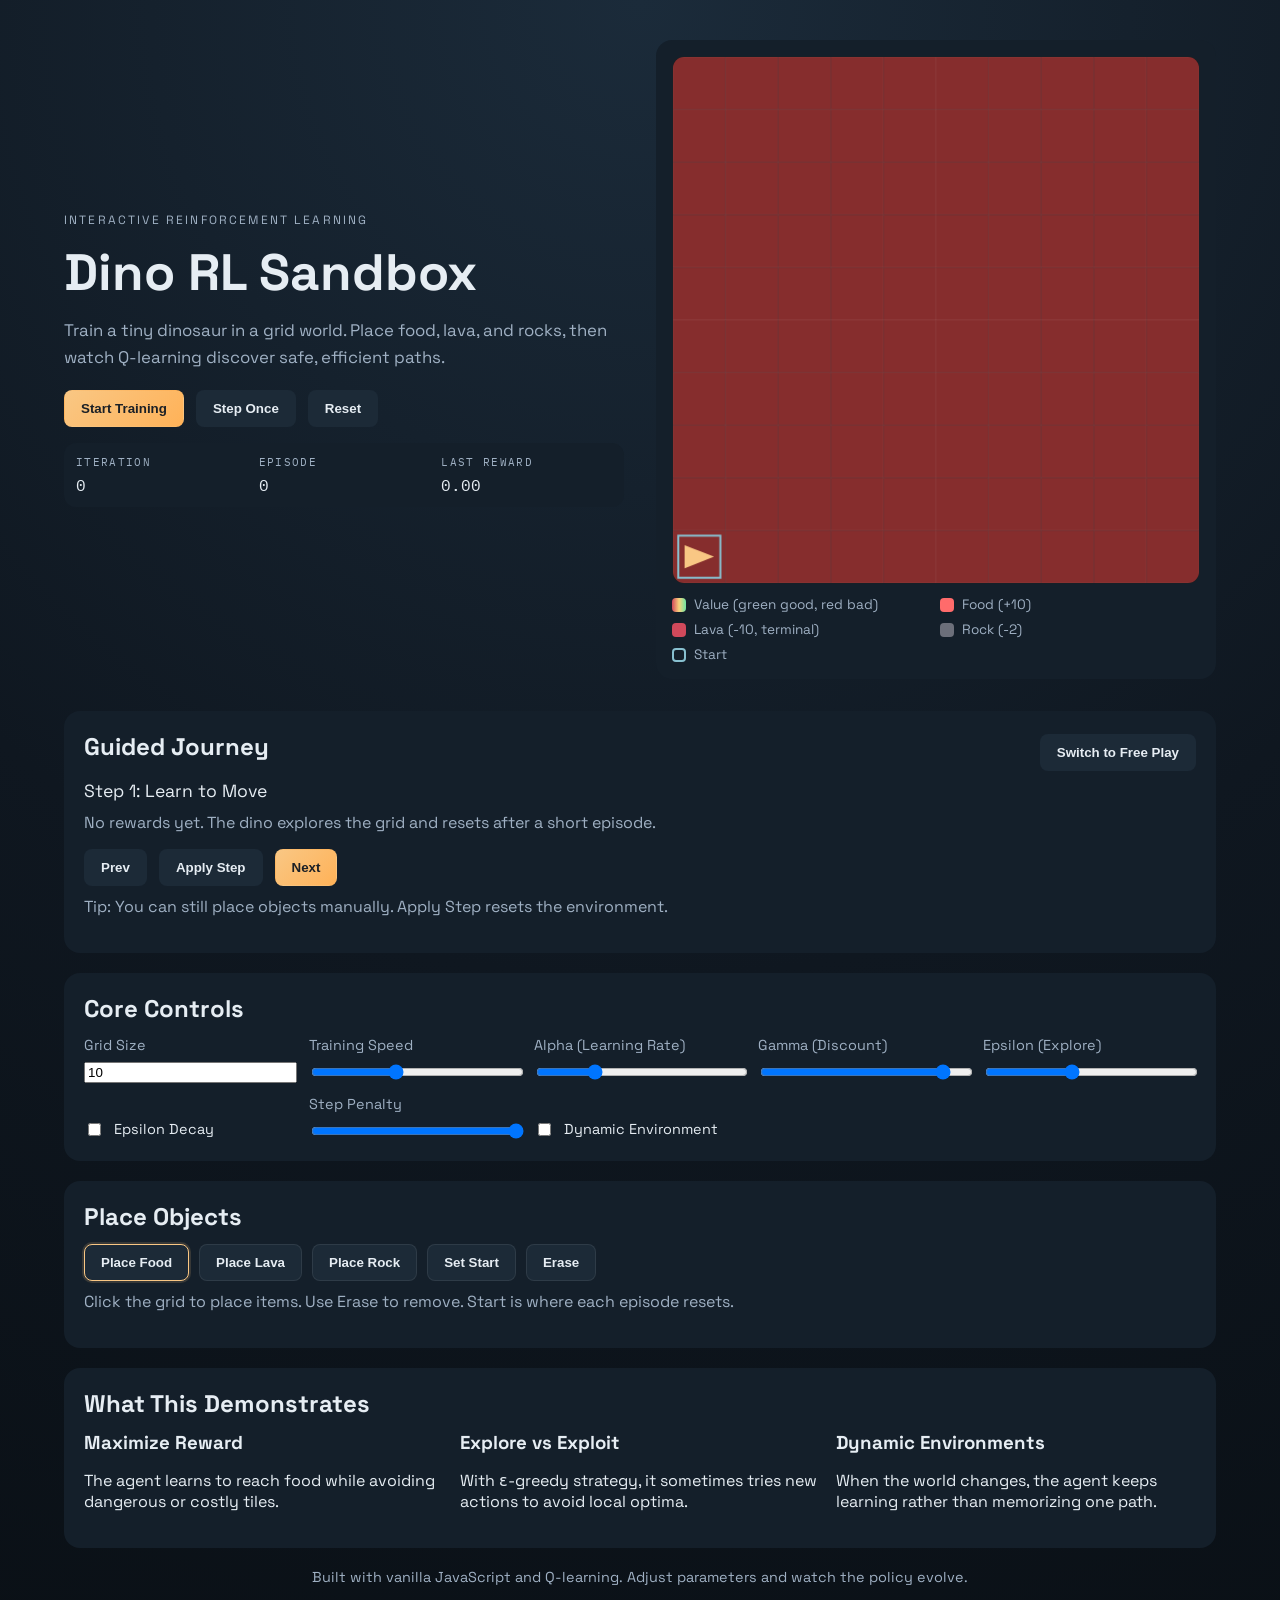
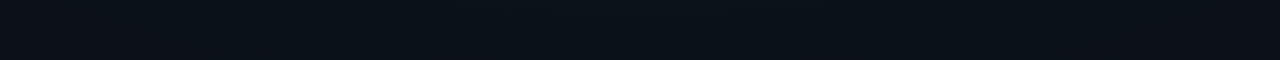
<file: rl-dino-demo/index.html>
<!doctype html>
<html lang="en">
<head>
  <meta charset="utf-8" />
  <meta name="viewport" content="width=device-width, initial-scale=1" />
  <title>Dino RL Sandbox</title>
  <link rel="stylesheet" href="styles.css" />
</head>
<body>
  <div class="page">
    <header class="hero">
      <div class="hero-text">
        <p class="eyebrow">Interactive Reinforcement Learning</p>
        <h1>Dino RL Sandbox</h1>
        <p class="lead">
          Train a tiny dinosaur in a grid world. Place food, lava, and rocks, then watch
          Q-learning discover safe, efficient paths.
        </p>
        <div class="hero-actions">
          <button id="startBtn" class="primary">Start Training</button>
          <button id="stepBtn">Step Once</button>
          <button id="resetBtn">Reset</button>
        </div>
        <div class="stats">
          <div><span class="label">Iteration</span><span id="iterCount">0</span></div>
          <div><span class="label">Episode</span><span id="episodeCount">0</span></div>
          <div><span class="label">Last Reward</span><span id="lastReward">0</span></div>
        </div>
      </div>
      <div class="hero-visual">
        <canvas id="grid" width="720" height="720"></canvas>
        <div class="legend">
          <span><i class="swatch value"></i>Value (green good, red bad)</span>
          <span><i class="swatch meat"></i>Food (+10)</span>
          <span><i class="swatch lava"></i>Lava (-10, terminal)</span>
          <span><i class="swatch rock"></i>Rock (-2)</span>
          <span><i class="swatch start"></i>Start</span>
        </div>
      </div>
    </header>

    <section class="panel guide">
      <div class="guide-header">
        <h2>Guided Journey</h2>
        <button id="modeBtn">Switch to Free Play</button>
      </div>
      <p id="stepTitle" class="guide-title">Step 1: Learn to Move</p>
      <p id="stepDesc" class="hint">Watch the agent explore the grid with no goal yet.</p>
      <div class="guide-actions">
        <button id="prevStep">Prev</button>
        <button id="applyStep">Apply Step</button>
        <button id="nextStep" class="primary">Next</button>
      </div>
      <p class="hint">Tip: You can still place objects manually. Apply Step resets the environment.</p>
    </section>

    <section class="panel">
      <h2>Core Controls</h2>
      <div class="control-grid">
        <label>
          Grid Size
          <input id="gridSize" type="number" min="6" max="16" value="10" />
        </label>
        <label>
          Training Speed
          <input id="speed" type="range" min="1" max="60" value="24" />
        </label>
        <label>
          Alpha (Learning Rate)
          <input id="alpha" type="range" min="0.05" max="1" step="0.05" value="0.3" />
        </label>
        <label>
          Gamma (Discount)
          <input id="gamma" type="range" min="0.2" max="0.99" step="0.01" value="0.9" />
        </label>
        <label>
          Epsilon (Explore)
          <input id="epsilon" type="range" min="0" max="0.5" step="0.01" value="0.1" />
        </label>
        <label class="toggle">
          <input id="decay" type="checkbox" checked />
          <span>Epsilon Decay</span>
        </label>
        <label>
          Step Penalty
          <input id="stepPenalty" type="range" min="-0.2" max="0" step="0.01" value="-0.04" />
        </label>
        <label class="toggle">
          <input id="dynamicEnv" type="checkbox" checked />
          <span>Dynamic Environment</span>
        </label>
      </div>
    </section>

    <section class="panel">
      <h2>Place Objects</h2>
      <div class="tools">
        <button class="tool" data-tool="meat">Place Food</button>
        <button class="tool" data-tool="lava">Place Lava</button>
        <button class="tool" data-tool="rock">Place Rock</button>
        <button class="tool" data-tool="start">Set Start</button>
        <button class="tool" data-tool="erase">Erase</button>
      </div>
      <p class="hint">Click the grid to place items. Use Erase to remove. Start is where each episode resets.</p>
    </section>

    <section class="panel">
      <h2>What This Demonstrates</h2>
      <div class="concepts">
        <div>
          <h3>Maximize Reward</h3>
          <p>The agent learns to reach food while avoiding dangerous or costly tiles.</p>
        </div>
        <div>
          <h3>Explore vs Exploit</h3>
          <p>With ε-greedy strategy, it sometimes tries new actions to avoid local optima.</p>
        </div>
        <div>
          <h3>Dynamic Environments</h3>
          <p>When the world changes, the agent keeps learning rather than memorizing one path.</p>
        </div>
      </div>
    </section>

    <footer class="footer">
      <p>Built with vanilla JavaScript and Q-learning. Adjust parameters and watch the policy evolve.</p>
    </footer>
  </div>

  <script src="app.js"></script>
</body>
</html>
</file>
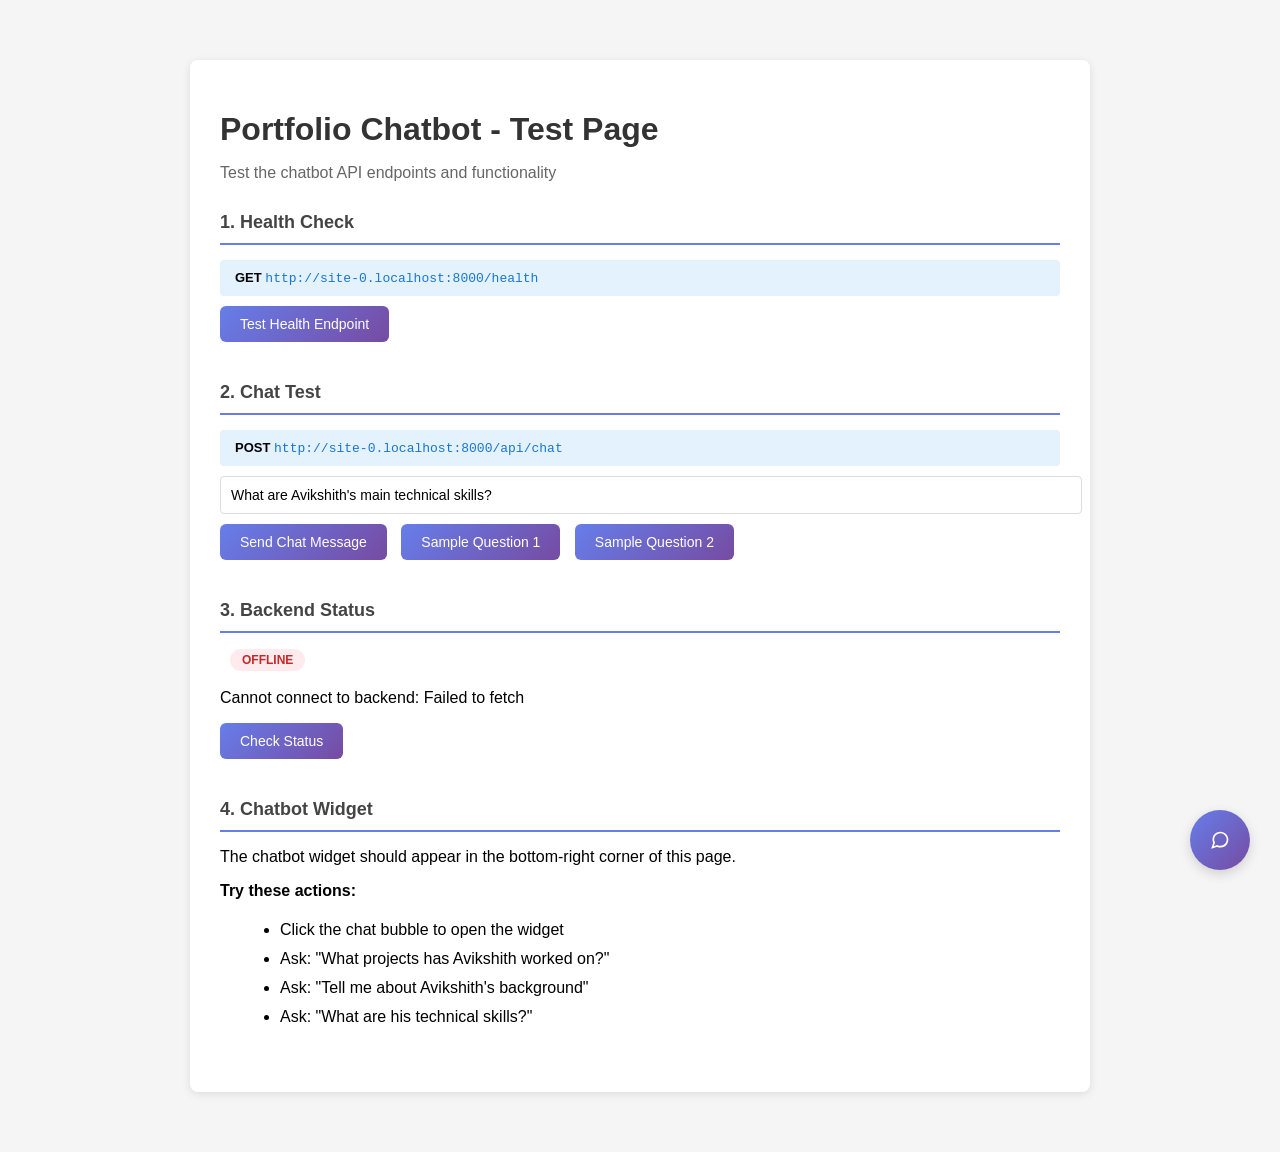
<file: frontend/chatbot_test.html>
<!DOCTYPE html>
<html lang="en">
<head>
    <meta charset="UTF-8">
    <meta name="viewport" content="width=device-width, initial-scale=1.0">
    <title>Chatbot Test Page</title>
    <style>
        body {
            font-family: -apple-system, BlinkMacSystemFont, 'Segoe UI', Roboto, sans-serif;
            max-width: 900px;
            margin: 40px auto;
            padding: 20px;
            background: #f5f5f5;
        }
        
        .test-container {
            background: white;
            border-radius: 8px;
            padding: 30px;
            box-shadow: 0 2px 8px rgba(0,0,0,0.1);
        }
        
        h1 {
            color: #333;
            margin-bottom: 10px;
        }
        
        .subtitle {
            color: #666;
            margin-bottom: 30px;
        }
        
        .test-section {
            margin-bottom: 30px;
        }
        
        .test-section h2 {
            color: #444;
            font-size: 18px;
            margin-bottom: 15px;
            padding-bottom: 10px;
            border-bottom: 2px solid #667eea;
        }
        
        button {
            background: linear-gradient(135deg, #667eea 0%, #764ba2 100%);
            color: white;
            border: none;
            padding: 10px 20px;
            border-radius: 6px;
            cursor: pointer;
            font-size: 14px;
            margin-right: 10px;
            margin-bottom: 10px;
            transition: transform 0.2s;
        }
        
        button:hover {
            transform: translateY(-2px);
        }
        
        .response-box {
            background: #f8f9fa;
            border: 1px solid #e0e0e0;
            border-radius: 6px;
            padding: 15px;
            margin-top: 15px;
            white-space: pre-wrap;
            font-family: 'Courier New', monospace;
            font-size: 13px;
            max-height: 400px;
            overflow-y: auto;
        }
        
        .success { color: #4caf50; }
        .error { color: #f44336; }
        
        .endpoint-info {
            background: #e3f2fd;
            padding: 10px 15px;
            border-radius: 4px;
            margin-bottom: 10px;
            font-size: 13px;
        }
        
        .endpoint-url {
            font-family: 'Courier New', monospace;
            color: #1976d2;
        }
        
        input[type="text"] {
            width: 100%;
            padding: 10px;
            border: 1px solid #ddd;
            border-radius: 4px;
            font-size: 14px;
            margin-bottom: 10px;
        }
        
        .status-badge {
            display: inline-block;
            padding: 4px 12px;
            border-radius: 12px;
            font-size: 12px;
            font-weight: 600;
            margin-left: 10px;
        }
        
        .status-online {
            background: #e8f5e9;
            color: #2e7d32;
        }
        
        .status-offline {
            background: #ffebee;
            color: #c62828;
        }
    </style>
</head>
<body>
    <div class="test-container">
        <h1>Portfolio Chatbot - Test Page</h1>
        <p class="subtitle">Test the chatbot API endpoints and functionality</p>
        
        <!-- Health Check Section -->
        <div class="test-section">
            <h2>1. Health Check</h2>
            <div class="endpoint-info">
                <strong>GET</strong> <span class="endpoint-url" id="health-endpoint">http://localhost:8000/health</span>
            </div>
            <button onclick="testHealth()">Test Health Endpoint</button>
            <div id="health-response" class="response-box" style="display:none;"></div>
        </div>
        
        <!-- Chat Test Section -->
        <div class="test-section">
            <h2>2. Chat Test</h2>
            <div class="endpoint-info">
                <strong>POST</strong> <span class="endpoint-url" id="chat-endpoint">http://localhost:8000/api/chat</span>
            </div>
            <input 
                type="text" 
                id="chat-input" 
                placeholder="Enter your question (e.g., What projects has Avikshith worked on?)"
                value="What are Avikshith's main technical skills?"
            />
            <button onclick="testChat()">Send Chat Message</button>
            <button onclick="testChat('Tell me about Avikshith\'s experience')">Sample Question 1</button>
            <button onclick="testChat('What programming languages does Avikshith know?')">Sample Question 2</button>
            <div id="chat-response" class="response-box" style="display:none;"></div>
        </div>
        
        <!-- Backend Status -->
        <div class="test-section">
            <h2>3. Backend Status</h2>
            <p id="backend-status">Click "Check Status" to test backend connectivity</p>
            <button onclick="checkBackendStatus()">Check Status</button>
        </div>
        
        <!-- Chatbot Widget Info -->
        <div class="test-section">
            <h2>4. Chatbot Widget</h2>
            <p>The chatbot widget should appear in the bottom-right corner of this page.</p>
            <p><strong>Try these actions:</strong></p>
            <ul style="margin-left: 20px; margin-top: 10px; line-height: 1.8;">
                <li>Click the chat bubble to open the widget</li>
                <li>Ask: "What projects has Avikshith worked on?"</li>
                <li>Ask: "Tell me about Avikshith's background"</li>
                <li>Ask: "What are his technical skills?"</li>
            </ul>
        </div>
    </div>

    <script>
        const BACKEND_URL = window.location.hostname
            ? `${window.location.protocol}//${window.location.hostname}:8000`
            : 'http://localhost:8000';

        document.getElementById('health-endpoint').textContent = `${BACKEND_URL}/health`;
        document.getElementById('chat-endpoint').textContent = `${BACKEND_URL}/api/chat`;
        
        async function testHealth() {
            const responseDiv = document.getElementById('health-response');
            responseDiv.style.display = 'block';
            responseDiv.innerHTML = '<span class="muted">Loading...</span>';
            
            try {
                const response = await fetch(`${BACKEND_URL}/health`);
                const data = await response.json();
                
                responseDiv.innerHTML = `<span class="success">✓ Success</span>\n\n${JSON.stringify(data, null, 2)}`;
            } catch (error) {
                responseDiv.innerHTML = `<span class="error">✗ Error</span>\n\n${error.message}`;
            }
        }
        
        async function testChat(question = null) {
            const input = document.getElementById('chat-input');
            const query = question || input.value;
            
            if (!query.trim()) {
                alert('Please enter a question');
                return;
            }
            
            const responseDiv = document.getElementById('chat-response');
            responseDiv.style.display = 'block';
            responseDiv.innerHTML = '<span class="muted">Sending request...</span>';
            
            try {
                const response = await fetch(`${BACKEND_URL}/api/chat`, {
                    method: 'POST',
                    headers: {
                        'Content-Type': 'application/json',
                    },
                    body: JSON.stringify({
                        query: query,
                        include_sources: true
                    })
                });
                
                if (!response.ok) {
                    throw new Error(`HTTP ${response.status}: ${response.statusText}`);
                }
                
                const data = await response.json();
                
                let output = `<span class="success">✓ Success</span>\n\n`;
                output += `<strong>Question:</strong> ${query}\n\n`;
                output += `<strong>Response:</strong>\n${data.response}\n\n`;
                output += `<strong>Answer mode:</strong> ${data.answer_mode}\n`;
                output += `<strong>Retrieval score:</strong> ${(data.confidence * 100).toFixed(1)}%\n\n`;
                
                if (data.sources && data.sources.length > 0) {
                    output += `<strong>Sources (${data.sources.length}):</strong>\n`;
                    data.sources.forEach((source, i) => {
                        output += `${i + 1}. [${source.source_type}] ${source.source_name}\n`;
                        if (source.locator) output += `   locator: ${source.locator}\n`;
                        if (source.snippet) output += `   snippet: ${source.snippet}\n`;
                    });
                }
                
                responseDiv.innerHTML = output;
            } catch (error) {
                responseDiv.innerHTML = `<span class="error">✗ Error</span>\n\n${error.message}`;
            }
        }
        
        async function checkBackendStatus() {
            const statusP = document.getElementById('backend-status');
            statusP.innerHTML = 'Checking backend...';
            
            try {
                const response = await fetch(`${BACKEND_URL}/health`);
                const data = await response.json();
                
                let html = `<span class="status-badge status-online">ONLINE</span><br><br>`;
                html += `<strong>Status:</strong> ${data.status}<br>`;
                html += `<strong>Version:</strong> ${data.version}<br>`;
                html += `<strong>RAG Index Loaded:</strong> ${data.rag_index_loaded ? '✓ Yes' : '✗ No'}<br>`;
                html += `<strong>Total Documents:</strong> ${data.total_documents}`;
                
                statusP.innerHTML = html;
            } catch (error) {
                statusP.innerHTML = `<span class="status-badge status-offline">OFFLINE</span><br><br>Cannot connect to backend: ${error.message}`;
            }
        }
        
        // Auto-check status on load
        window.addEventListener('load', () => {
            checkBackendStatus();
        });
    </script>
    
    <!-- Load chatbot widget -->
    <script>
        window.chatbotConfig = {
            backendUrl: BACKEND_URL,
            theme: 'light',
            position: 'bottom-right',
            includeSources: true
        };
    </script>
    <script src="chatbot.js"></script>
</body>
</html>
</file>
<file: rl-dino-demo/styles.css>
@import url('https://fonts.googleapis.com/css2?family=Space+Grotesk:wght@400;500;600;700&family=IBM+Plex+Mono:wght@400;500&display=swap');

:root {
  --bg: #0f1720;
  --panel: #141f2a;
  --panel-soft: #1c2a37;
  --text: #e6edf3;
  --muted: #9fb0c3;
  --accent: #f9c784;
  --accent-strong: #ffb258;
  --danger: #d1495b;
  --rock: #6c6f7a;
  --success: #6fe3a2;
}

* {
  box-sizing: border-box;
}

body {
  margin: 0;
  background: radial-gradient(circle at top, #1b2b3a 0%, #0f1720 55%, #0a1016 100%);
  color: var(--text);
  font-family: 'Space Grotesk', system-ui, -apple-system, sans-serif;
}

.page {
  max-width: 1200px;
  margin: 0 auto;
  padding: 40px 24px 60px;
}

.hero {
  display: grid;
  gap: 32px;
  grid-template-columns: repeat(auto-fit, minmax(280px, 1fr));
  align-items: center;
  margin-bottom: 32px;
}

.eyebrow {
  text-transform: uppercase;
  letter-spacing: 0.18em;
  font-size: 12px;
  color: var(--muted);
  margin: 0 0 12px;
}

.hero h1 {
  font-size: clamp(2rem, 4vw, 3.25rem);
  margin: 0 0 12px;
}

.lead {
  color: var(--muted);
  font-size: 1.05rem;
  line-height: 1.6;
  margin: 0 0 20px;
}

.hero-actions {
  display: flex;
  gap: 12px;
  flex-wrap: wrap;
  margin-bottom: 16px;
}

button {
  border: 1px solid transparent;
  background: var(--panel-soft);
  color: var(--text);
  padding: 10px 16px;
  border-radius: 8px;
  cursor: pointer;
  transition: transform 0.2s ease, border 0.2s ease, background 0.2s ease;
  font-weight: 600;
}

button:hover {
  transform: translateY(-1px);
  border-color: rgba(255, 255, 255, 0.15);
}

button.primary {
  background: linear-gradient(135deg, var(--accent) 0%, var(--accent-strong) 100%);
  color: #1b2026;
}

.stats {
  display: grid;
  grid-template-columns: repeat(3, minmax(120px, 1fr));
  gap: 12px;
  font-family: 'IBM Plex Mono', monospace;
  background: var(--panel);
  padding: 12px;
  border-radius: 12px;
}

.stats .label {
  display: block;
  font-size: 11px;
  text-transform: uppercase;
  color: var(--muted);
  letter-spacing: 0.12em;
  margin-bottom: 6px;
}

.hero-visual {
  background: var(--panel);
  padding: 16px;
  border-radius: 16px;
}

canvas {
  width: 100%;
  border-radius: 12px;
  display: block;
  background: #0c131a;
  border: 1px solid rgba(255, 255, 255, 0.05);
  aspect-ratio: 1 / 1;
  height: auto;
}

.legend {
  display: grid;
  grid-template-columns: repeat(auto-fit, minmax(180px, 1fr));
  gap: 8px;
  margin-top: 12px;
  font-size: 0.85rem;
  color: var(--muted);
}

.legend span {
  display: flex;
  align-items: center;
  gap: 8px;
}

.swatch {
  width: 14px;
  height: 14px;
  border-radius: 4px;
  display: inline-block;
}

.swatch.value {
  background: linear-gradient(90deg, #d1495b 0%, #f8d27c 50%, #6fe3a2 100%);
}

.swatch.meat { background: #ff6b6b; }
.swatch.lava { background: #d1495b; }
.swatch.rock { background: #6c6f7a; }
.swatch.start { background: transparent; border: 2px solid #88c0d0; }

.panel {
  background: var(--panel);
  padding: 20px;
  border-radius: 16px;
  margin-bottom: 20px;
}

.panel h2 {
  margin-top: 0;
  margin-bottom: 12px;
}

.guide-header {
  display: flex;
  align-items: center;
  justify-content: space-between;
  gap: 12px;
  flex-wrap: wrap;
}

.guide-title {
  font-size: 1.1rem;
  margin: 6px 0 6px;
}

.guide-actions {
  display: flex;
  gap: 12px;
  flex-wrap: wrap;
  margin: 12px 0 6px;
}

.control-grid {
  display: grid;
  grid-template-columns: repeat(auto-fit, minmax(180px, 1fr));
  gap: 12px;
}

label {
  display: flex;
  flex-direction: column;
  gap: 8px;
  font-size: 0.9rem;
  color: var(--muted);
}

input[type="range"],
input[type="number"] {
  width: 100%;
}

label.toggle {
  flex-direction: row;
  align-items: center;
  gap: 10px;
  padding-top: 22px;
  color: var(--text);
}

.tools {
  display: flex;
  flex-wrap: wrap;
  gap: 10px;
}

.tool {
  border: 1px solid rgba(255, 255, 255, 0.08);
}

.tool.active {
  border-color: var(--accent);
  box-shadow: 0 0 0 2px rgba(255, 198, 131, 0.15);
}

.hint {
  color: var(--muted);
  margin-top: 10px;
}

.concepts {
  display: grid;
  grid-template-columns: repeat(auto-fit, minmax(220px, 1fr));
  gap: 16px;
}

.concepts h3 {
  margin-top: 0;
  margin-bottom: 8px;
}

.footer {
  text-align: center;
  color: var(--muted);
  font-size: 0.9rem;
}

@media (max-width: 720px) {
  .stats {
    grid-template-columns: 1fr;
  }
}
</file>
